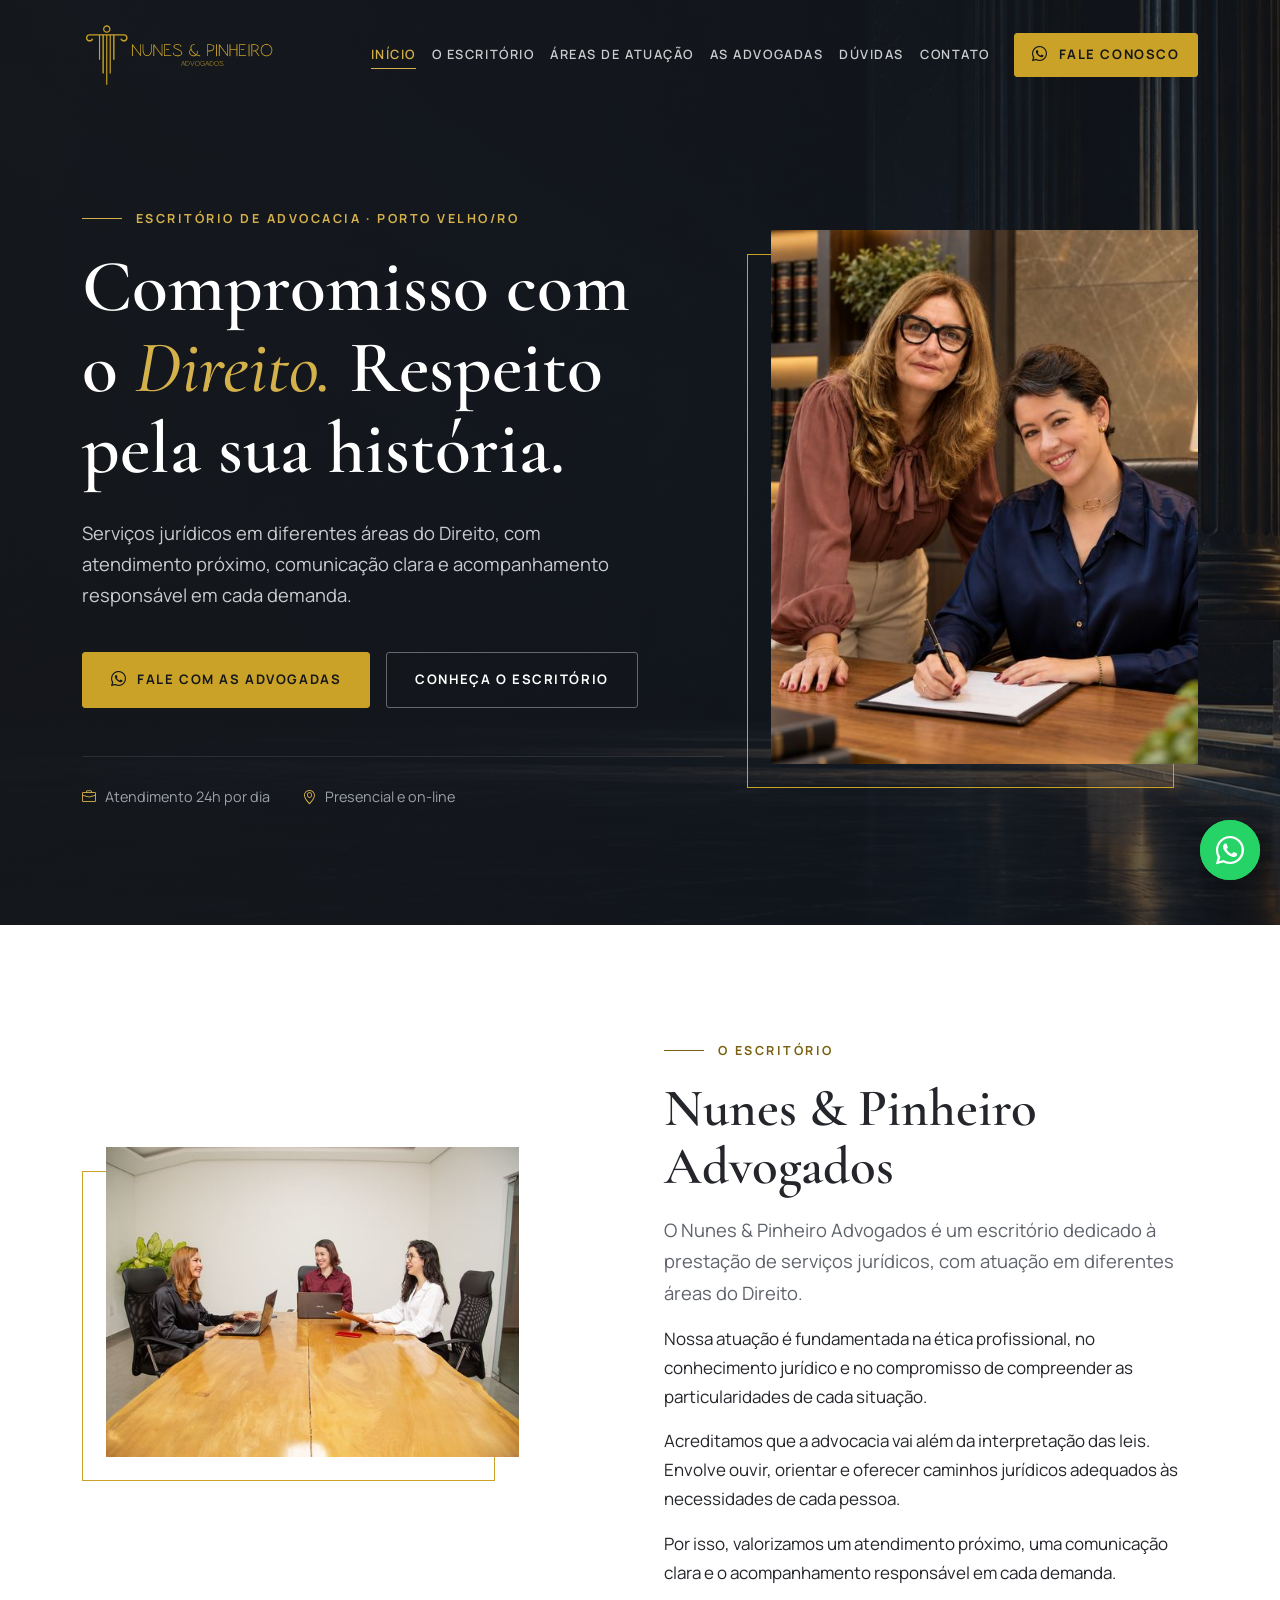
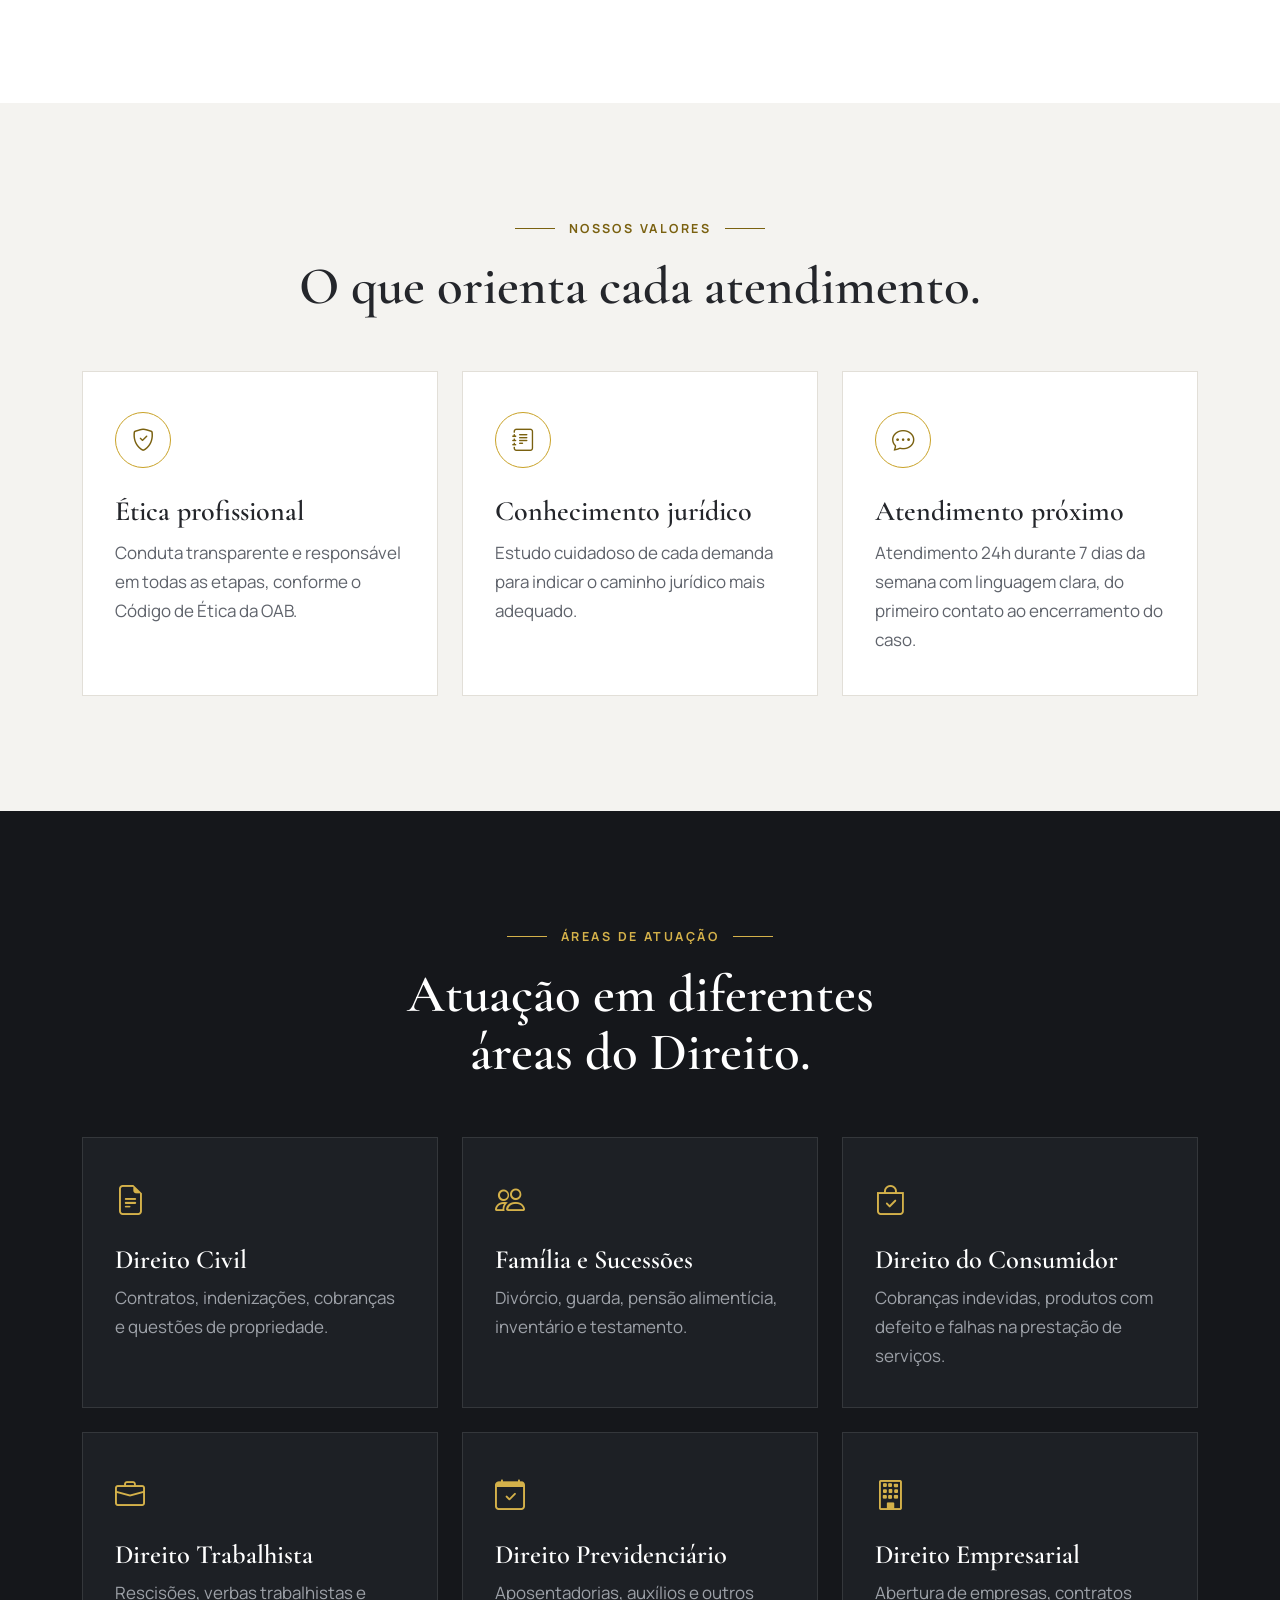
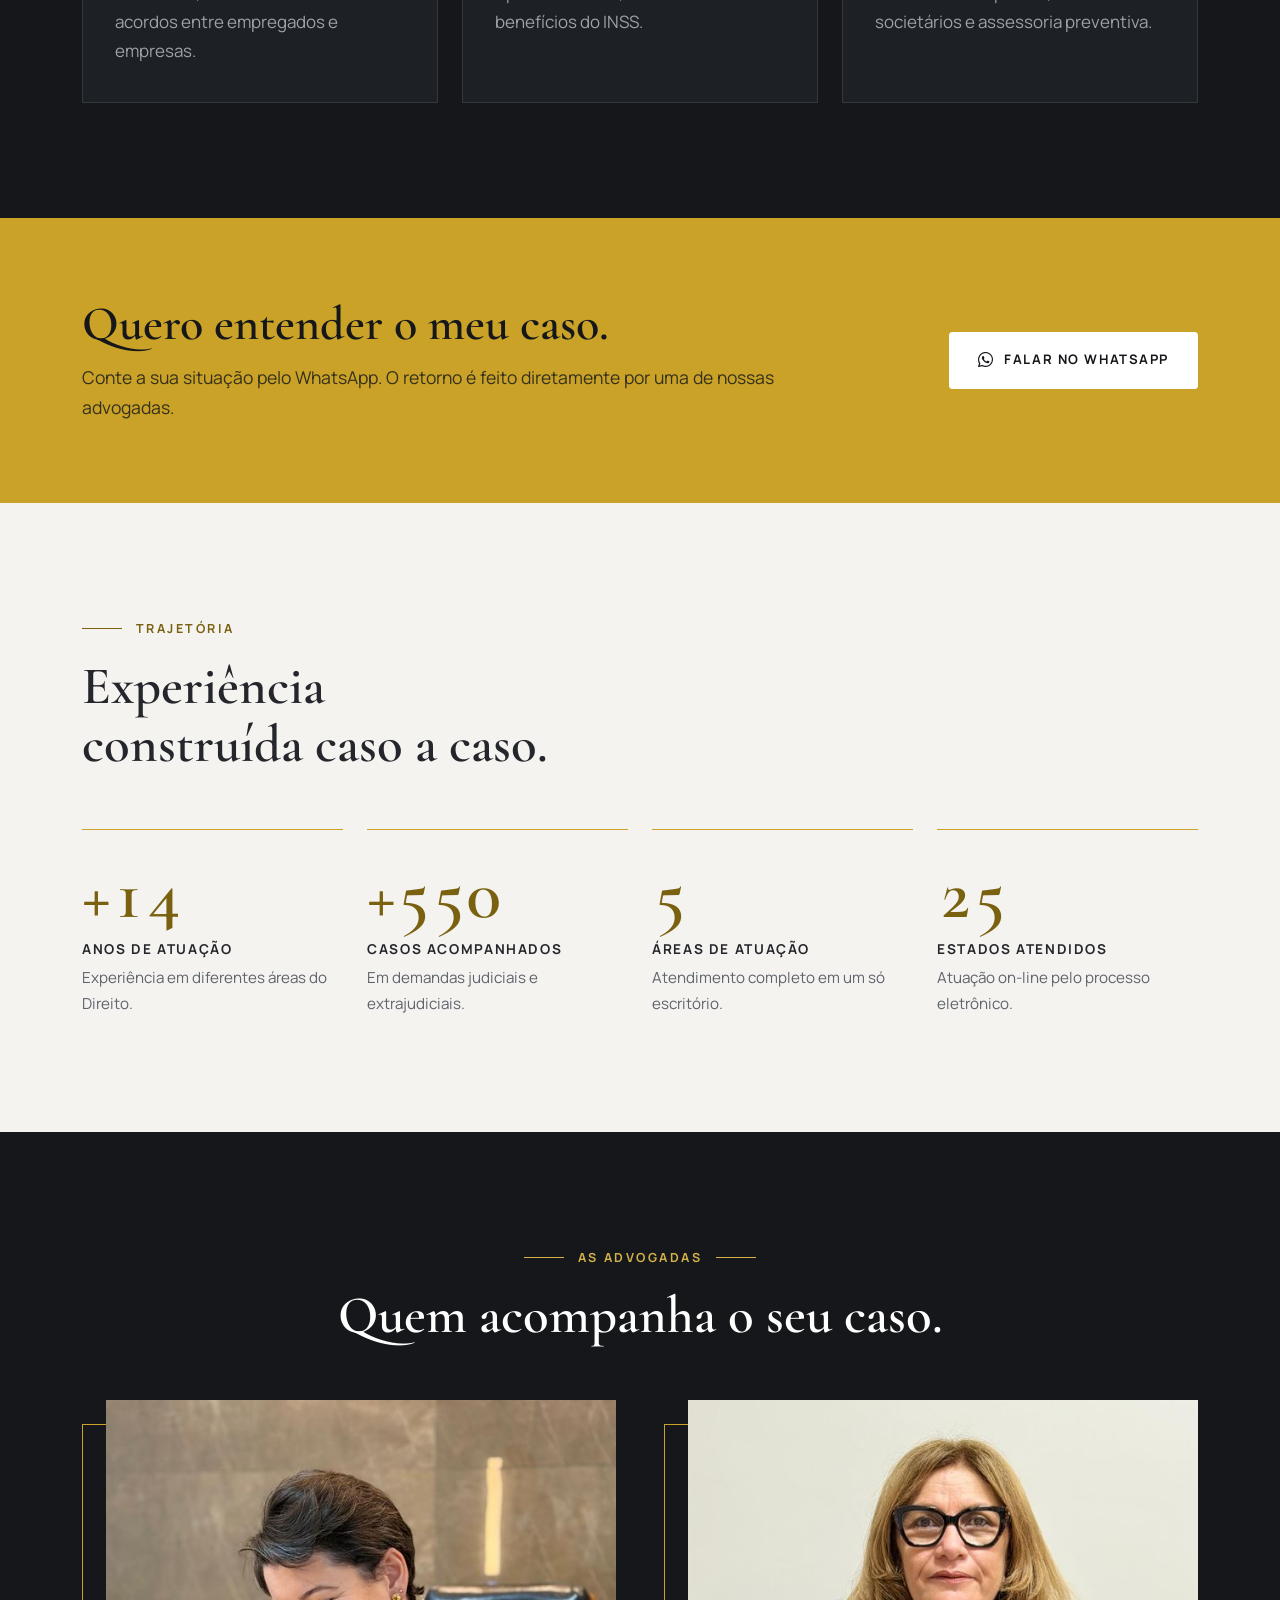
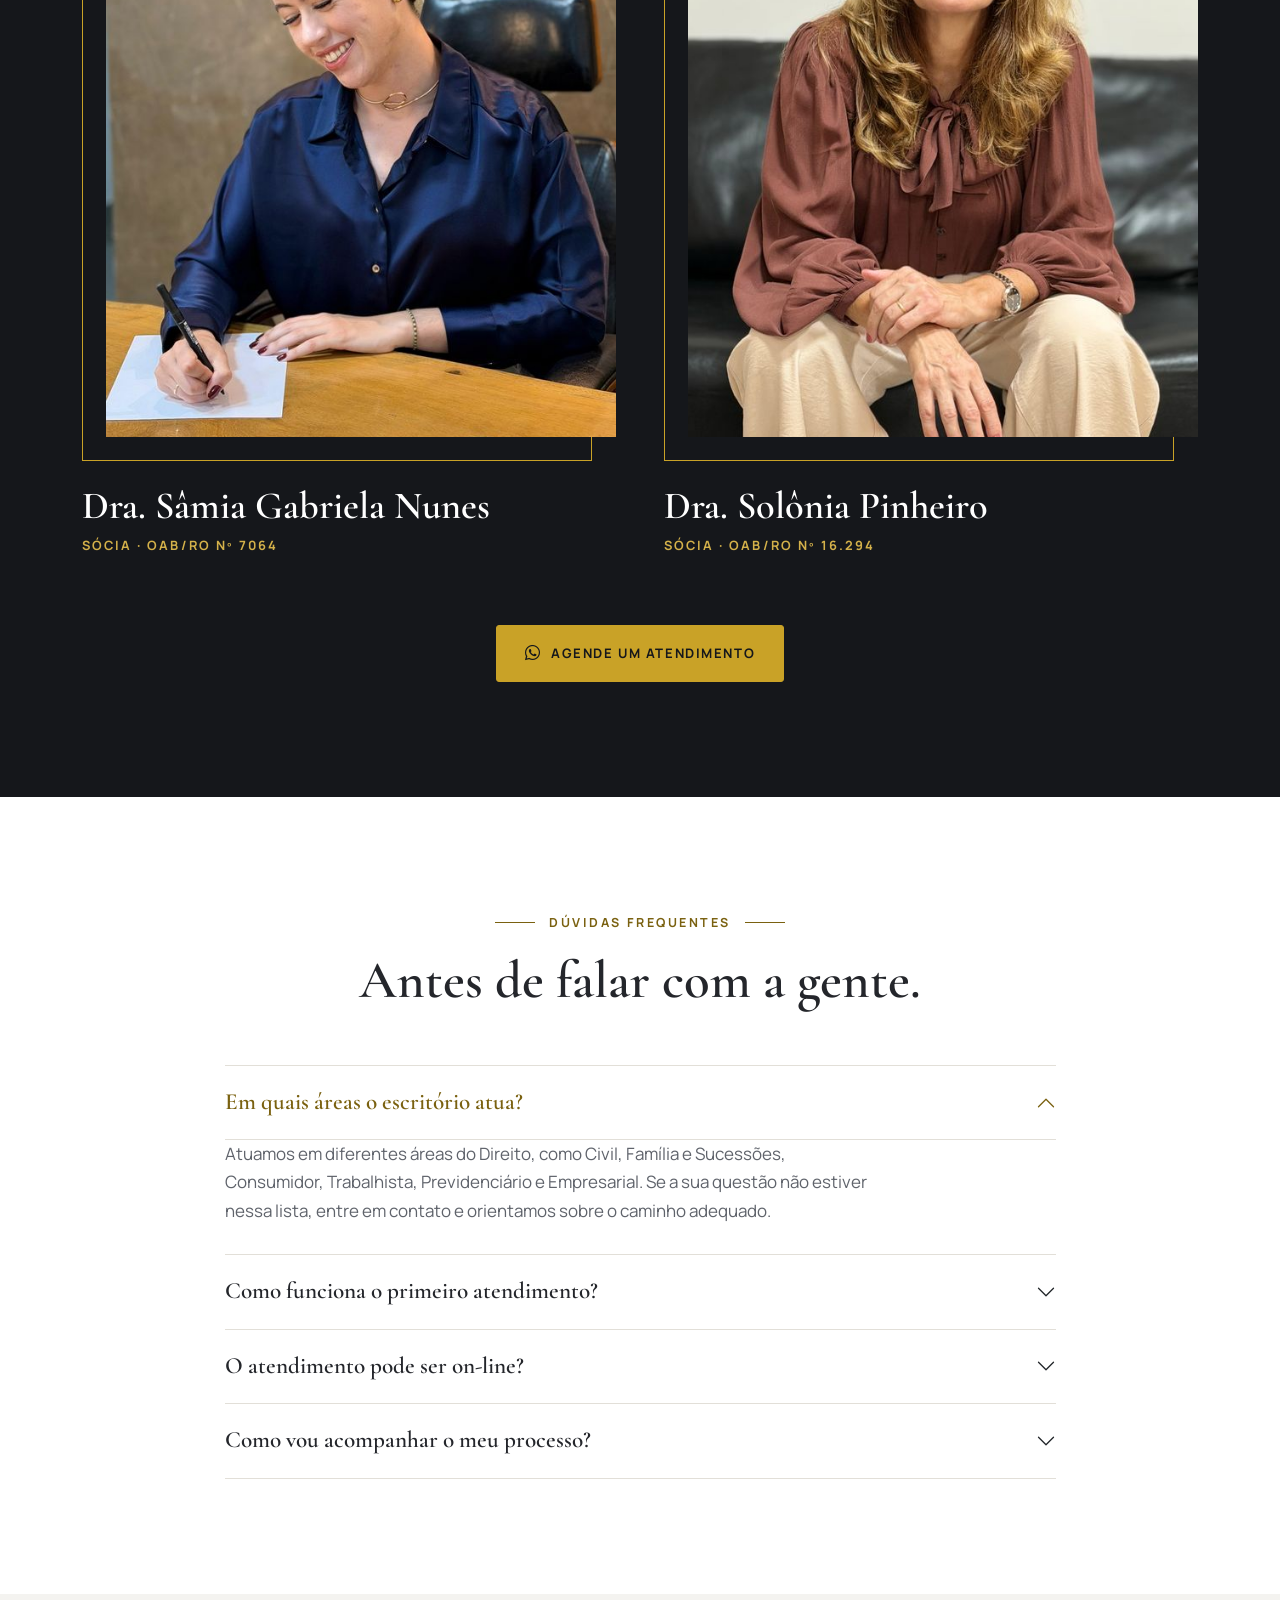
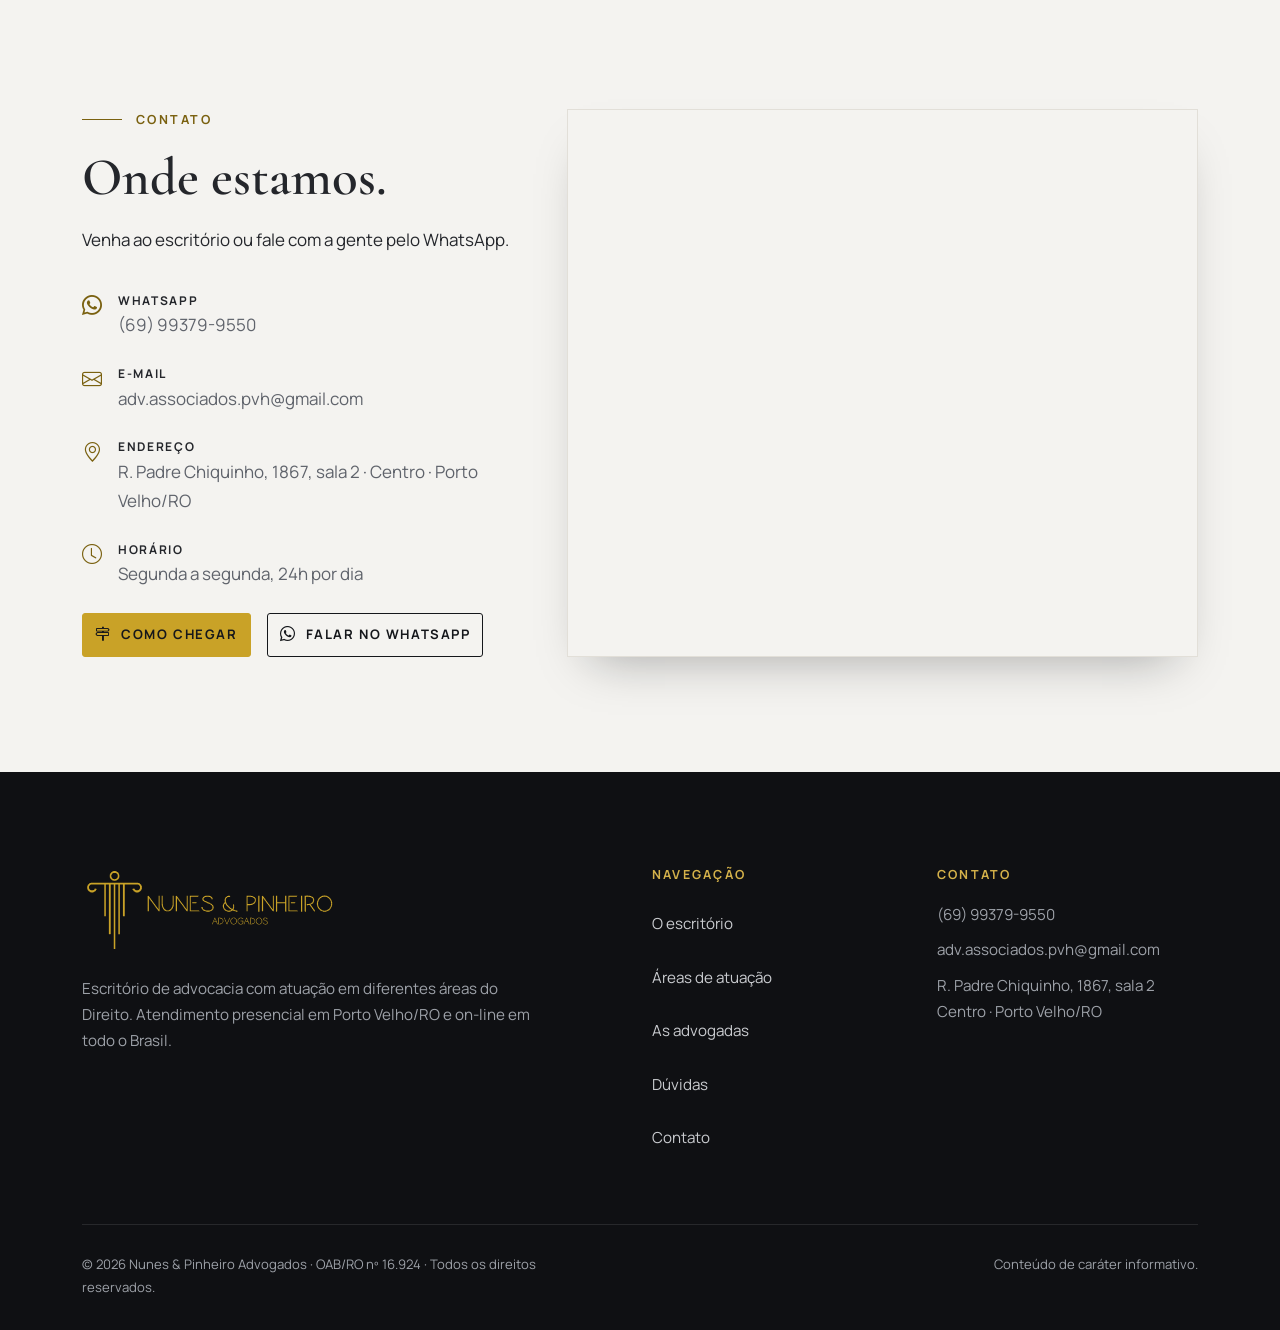
<file: index.html>
<!DOCTYPE html>
<!--
  ==================================================================
  SITE DO ESCRITÓRIO NUNES & PINHEIRO ADVOGADOS — index.html
  ==================================================================

  O QUE É ESTE ARQUIVO?
  É o HTML: o "esqueleto" do site. Ele diz O QUE existe na página
  (títulos, textos, fotos, botões) e em que ordem.
  O visual (cores, tamanhos) fica no css/style.css.
  O comportamento (menu abrir, números contando) fica no js/script.js.

  COMO LER UMA TAG
      <p class="hero-texto">Olá</p>
       │   │                │    └── fecha a tag (com a barra /)
       │   │                └─────── conteúdo que aparece na tela
       │   └──────────────────────── atributo: informação extra
       └──────────────────────────── nome da tag (p = parágrafo)

  O atributo class="..." liga o elemento às regras do CSS e do
  Bootstrap. Um elemento pode ter várias classes separadas por
  espaço: class="btn btn-dourado btn-lg".

  ESTE TEXTO VERDE (entre <!- - e - ->) É UM COMENTÁRIO
  O navegador ignora. Serve só para quem lê o código.

  PROCURE POR [RESPONSIVO]
  Tudo o que faz o site se adaptar ao celular, tablet e computador
  está marcado com [RESPONSIVO]. Use Ctrl+F para encontrar.

  ------------------------------------------------------------------
  COLA RÁPIDA — CLASSES DO BOOTSTRAP USADAS AQUI       [RESPONSIVO]
  ------------------------------------------------------------------
  O Bootstrap divide a largura em 12 COLUNAS. Você diz quantas das
  12 cada bloco ocupa. E pode dizer um número diferente para cada
  tamanho de tela, usando um "prefixo" de tamanho:

    sem prefixo → vale para todas as telas (a partir de 0px)
    sm  → a partir de 576px  (celular grande deitado)
    md  → a partir de 768px  (tablet em pé)
    lg  → a partir de 992px  (tablet deitado / notebook)
    xl  → a partir de 1200px (computador)

  Exemplos:
    container        caixa centralizada, com margem dos lados
    row              uma "linha" que guarda colunas
    col-6            ocupa 6 de 12 (metade) em TODAS as telas
    col-md-6         ocupa toda a largura até 767px; metade a partir de 768px
    col-lg-4         ocupa toda a largura até 991px; 1/3 a partir de 992px
    col-6 col-lg-3   metade no celular; 1/4 a partir de 992px
    offset-lg-1      a partir de 992px, pula 1 coluna (espaço vazio antes)
    g-4 / gy-5       espaço entre as colunas (g = todos, gy = só vertical)
    d-flex           coloca os filhos lado a lado (flexbox)
    flex-wrap        se não couberem, os filhos quebram para a linha de baixo
    gap-3            espaço entre os filhos
    mt-4 / mb-0      margem em cima (mt) / embaixo (mb); 0 a 5
    text-lg-end      texto alinhado à direita só a partir de 992px
  ==================================================================
-->
<html lang="pt-BR">
<head>
  <!-- ==============================================================
       <head>: informações SOBRE a página. Nada daqui aparece no
       corpo do site; são instruções para o navegador.
       ============================================================== -->

  <!-- Codificação: permite acentos e ç -->
  <meta charset="UTF-8">

  <!-- [RESPONSIVO] META VIEWPORT — A LINHA MAIS IMPORTANTE PARA O CELULAR
       Sem ela, o celular finge ter uma tela de computador (~980px) e
       mostra o site inteiro encolhido, com letras minúsculas.
       width=device-width → a largura da página = a largura real da tela
       initial-scale=1      → começa sem zoom
       Repare que NÃO bloqueamos o zoom: quem enxerga pouco pode ampliar. -->
  <meta name="viewport" content="width=device-width, initial-scale=1">

  <!-- Nome que aparece na aba do navegador e no Google -->
  <title>Nunes &amp; Pinheiro Advogados</title>
  <meta name="description" content="Escritório de advocacia Full Service em Porto Velho/RO. Atendimento presencial e on-line em todo o Brasil, com atuação em diferentes áreas do Direito.">

  <!-- Cor da barra do navegador no celular (Chrome no Android) -->
  <meta name="theme-color" content="#15171b">

  <!-- Ícones do site
       favicon-32.png       → ícone pequeno da aba do navegador
       apple-touch-icon.png → ícone que aparece quando alguém salva o
                              site na tela inicial do celular -->
  <link rel="icon" href="img/favicon-32.png" type="image/png" sizes="32x32">
  <link rel="apple-touch-icon" href="img/apple-touch-icon.png">

  <!-- Fontes do Google
       Cormorant Garamond → títulos (serifada, elegante)
       Manrope            → textos (sem serifa, fácil de ler) -->
  <link rel="preconnect" href="https://fonts.googleapis.com">
  <link rel="preconnect" href="https://fonts.gstatic.com" crossorigin>
  <link href="https://fonts.googleapis.com/css2?family=Cormorant+Garamond:ital,wght@0,500;0,600;0,700;1,500;1,600&family=Manrope:wght@400;500;600;700&display=swap" rel="stylesheet">

  <!-- Bootstrap 5 (CSS), carregado da internet (CDN jsDelivr).
       "integrity" confere se o arquivo que chegou é o original. -->
  <link rel="stylesheet"
        href="https://cdn.jsdelivr.net/npm/bootstrap@5.3.3/dist/css/bootstrap.min.css"
        integrity="sha384-QWTKZyjpPEjISv5WaRU9OFeRpok6YctnYmDr5pNlyT2bRjXh0JMhjY6hW+ALEwIH"
        crossorigin="anonymous">

  <!-- Bootstrap Icons: ícones usados assim: <i class="bi bi-whatsapp"></i> -->
  <link rel="stylesheet" href="https://cdn.jsdelivr.net/npm/bootstrap-icons@1.11.3/font/bootstrap-icons.min.css">

  <!-- Nosso CSS. Vem DEPOIS do Bootstrap: quando duas regras
       disputam, vale a que vem por último. Assim conseguimos
       mudar o que for preciso no visual do Bootstrap. -->
  <link rel="stylesheet" href="css/style.css">

  <!-- Avisa ao CSS que o JavaScript está funcionando (coloca a classe
       "js" na página). Só então as animações escondem os elementos
       antes de mostrá-los. -->
  <script>document.documentElement.classList.add('js');</script>
</head>

<!-- ================================================================
     <body>: tudo o que aparece na tela.
     data-bs-spy="scroll" liga o ScrollSpy do Bootstrap: ele acende
     no menu o link da seção que está na tela no momento.
     ================================================================ -->
<body data-bs-spy="scroll" data-bs-target="#menu-principal" data-bs-root-margin="0px 0px -55%" tabindex="0">

  <!-- Acessibilidade: link escondido que aparece quando alguém navega
       pelo teclado (tecla TAB). Leva direto ao conteúdo. -->
  <a class="visually-hidden-focusable pular-conteudo" href="#conteudo">Pular para o conteúdo</a>


  <!-- ================================================================
       1. CABEÇALHO / MENU
       ----------------------------------------------------------------
       Usa o componente "Navbar" do Bootstrap.
       fixed-top → fica preso no topo enquanto a página rola.

       [RESPONSIVO] navbar-expand-lg
       Em telas a partir de 992px (lg), os links aparecem lado a lado.
       Abaixo de 992px, eles se escondem e aparece o botão ☰
       ("hambúrguer"). Ao tocar nele, o menu abre embaixo.
       Uma única classe faz essa troca toda.
       ================================================================ -->
  <header>
    <nav id="menu-principal" class="navbar navbar-expand-lg navbar-dark fixed-top cabecalho" aria-label="Menu principal">
      <div class="container">

        <!-- Logo (clicar nela volta ao topo).
             width e height são o tamanho real do arquivo; o CSS define
             o tamanho na tela. Informar os dois evita que a página
             "pule" enquanto a imagem carrega. -->
        <a class="navbar-brand" href="#inicio">
          <img src="img/logo.svg" alt="Nunes &amp; Pinheiro Advogados" class="cabecalho-logo" width="848" height="275">
        </a>

        <!-- [RESPONSIVO] Botão ☰. Só aparece abaixo de 992px.
             data-bs-toggle="collapse" + data-bs-target="#menu-links":
             ao clicar, o Bootstrap abre/fecha o elemento com id="menu-links".
             aria-label: o que um leitor de tela fala para pessoas cegas. -->
        <button class="navbar-toggler" type="button"
                data-bs-toggle="collapse" data-bs-target="#menu-links"
                aria-controls="menu-links" aria-expanded="false" aria-label="Abrir menu">
          <span class="navbar-toggler-icon"></span>
        </button>

        <!-- Os links do menu. href="#escritorio" leva até o elemento
             que tem id="escritorio" na página.
             ms-auto → empurra o menu para a direita.
             align-items-lg-center → alinha pelo meio a partir de 992px. -->
        <div class="collapse navbar-collapse" id="menu-links">
          <ul class="navbar-nav ms-auto align-items-lg-center">
            <li class="nav-item"><a class="nav-link" href="#inicio">Início</a></li>
            <li class="nav-item"><a class="nav-link" href="#escritorio">O escritório</a></li>
            <li class="nav-item"><a class="nav-link" href="#areas">Áreas de atuação</a></li>
            <li class="nav-item"><a class="nav-link" href="#advogadas">As advogadas</a></li>
            <li class="nav-item"><a class="nav-link" href="#duvidas">Dúvidas</a></li>
            <li class="nav-item"><a class="nav-link" href="#contato">Contato</a></li>
            <!-- [RESPONSIVO] mt-3 mt-lg-0: no celular, espaço em cima do
                 botão; a partir de 992px, sem espaço.
                 ms-lg-3: a partir de 992px, espaço à esquerda. -->
            <li class="nav-item ms-lg-3 mt-3 mt-lg-0">
              <!-- data-whatsapp: o JavaScript transforma este link num link do WhatsApp -->
              <a class="btn btn-dourado btn-sm" href="#contato" data-whatsapp>
                <i class="bi bi-whatsapp" aria-hidden="true"></i> Fale conosco
              </a>
            </li>
          </ul>
        </div>

      </div>
    </nav>
  </header>


  <!-- <main>: o conteúdo principal da página -->
  <main id="conteudo">

    <!-- ==============================================================
         2. TOPO (HERO) — a primeira coisa que o visitante vê
         --------------------------------------------------------------
         A imagem de fundo está no CSS (seção 5.2), não aqui.
         ============================================================== -->
    <section id="inicio" class="hero">
      <div class="container">

        <!-- [RESPONSIVO] GRID: row + col
             gy-5 → espaço vertical entre as colunas quando elas
             ficam uma embaixo da outra (no celular). -->
        <div class="row align-items-center gy-5">

          <!-- [RESPONSIVO] col-lg-7
               Celular e tablet: ocupa a largura toda (12 de 12).
               A partir de 992px: ocupa 7 de 12 colunas (lado esquerdo). -->
          <div class="col-lg-7">
            <p class="sobretitulo entrada">Escritório de Advocacia · Porto Velho/RO</p>

            <!-- h1: o título mais importante da página (só existe um).
                 <em> = ênfase; o CSS deixa em itálico dourado. -->
            <h1 class="hero-titulo entrada">
              Compromisso com o <em>Direito.</em> Respeito pela sua história.
            </h1>

            <p class="hero-texto entrada">
              Serviços jurídicos em diferentes áreas do Direito, com atendimento próximo,
              comunicação clara e acompanhamento responsável em cada demanda.
            </p>

            <!-- [RESPONSIVO] d-flex flex-wrap gap-3
                 Os dois botões ficam lado a lado; se não couberem,
                 o de baixo desce para a linha seguinte. -->
            <div class="d-flex flex-wrap gap-3 entrada">
              <a class="btn btn-dourado btn-lg" href="#contato" data-whatsapp>
                <i class="bi bi-whatsapp" aria-hidden="true"></i> Fale com as advogadas
              </a>
              <a class="btn btn-contorno btn-lg" href="#escritorio">Conheça o escritório</a>
            </div>

            <!-- Selos (ul = lista; li = item da lista).
                 aria-hidden="true" nos ícones: o leitor de tela pula,
                 porque são só decoração. -->
            <ul class="hero-selos entrada">
              <li><i class="bi bi-briefcase" aria-hidden="true"></i> Atendimento 24h por dia</li>
              <li><i class="bi bi-geo-alt" aria-hidden="true"></i> Presencial e on-line</li>
            </ul>
          </div>

          <!-- [RESPONSIVO] col-lg-5
               Celular e tablet: a foto aparece EMBAIXO do texto.
               A partir de 992px: fica AO LADO do texto (5 de 12 colunas). -->
          <div class="col-lg-5">
            <figure class="moldura entrada">
              <!-- [RESPONSIVO] IMAGEM RESPONSIVA (srcset + sizes)
                   Existem duas versões da mesma foto:
                     foto-topo-600.jpg  → 600px de largura  (65 KB)
                     foto-topo-1000.jpg → 1000px de largura (135 KB)
                   srcset: lista as versões e a largura de cada uma (600w = 600px).
                   sizes: diz ao navegador o tamanho que a foto terá na tela:
                     a partir de 992px → cerca de 500px
                     a partir de 576px → no máximo 416px
                     abaixo disso      → a largura da tela (100vw)
                   Com isso o NAVEGADOR escolhe sozinho a versão certa,
                   considerando também a nitidez da tela do aparelho.
                   src: versão usada por navegadores antigos. -->
              <img src="img/foto-topo-1000.jpg"
                   srcset="img/foto-topo-600.jpg 600w, img/foto-topo-1000.jpg 1000w"
                   sizes="(min-width: 992px) 500px, (min-width: 576px) 416px, 100vw"
                   alt="As advogadas do escritório Nunes &amp; Pinheiro"
                   width="1000" height="1096">
            </figure>
          </div>

        </div>
      </div>
    </section>


    <!-- ==============================================================
         3. O ESCRITÓRIO — foto + texto institucional
         ============================================================== -->
    <section id="escritorio" class="secao">
      <div class="container">

        <!-- gx-lg-5: a partir de 992px, mais espaço entre a foto e o texto -->
        <div class="row align-items-center gy-5 gx-lg-5">

          <!-- [RESPONSIVO] Foto: largura toda no celular; 5 de 12 no computador -->
          <div class="col-lg-5">
            <!-- moldura--paisagem: esta foto é deitada, então a caixa
                 dela tem formato paisagem (ver CSS, seção 4.3).
                 loading="lazy": a foto só é baixada quando a pessoa
                 rola até perto dela. Economiza internet no celular. -->
            <figure class="moldura moldura--paisagem revelar">
              <img src="img/foto-escritorio-1200.jpg"
                   srcset="img/foto-escritorio-600.jpg 600w, img/foto-escritorio-1200.jpg 1200w"
                   sizes="(min-width: 992px) 500px, (min-width: 576px) 416px, 100vw"
                   alt="As advogadas em atendimento no escritório"
                   width="1200" height="800" loading="lazy">
            </figure>
          </div>

          <!-- [RESPONSIVO] col-lg-6 offset-lg-1
               A partir de 992px: ocupa 6 colunas e pula 1 antes
               (5 + 1 + 6 = 12). No celular: largura toda, embaixo da foto. -->
          <div class="col-lg-6 offset-lg-1">
            <div class="revelar">
              <p class="sobretitulo">O escritório</p>
              <h2 class="titulo-grande">Nunes &amp; Pinheiro Advogados</h2>

              <p class="texto-destaque">
                O Nunes &amp; Pinheiro Advogados é um escritório dedicado à prestação de serviços
                jurídicos, com atuação em diferentes áreas do Direito.
              </p>
              <p>
                Nossa atuação é fundamentada na ética profissional, no conhecimento jurídico e no
                compromisso de compreender as particularidades de cada situação.
              </p>
              <p>
                Acreditamos que a advocacia vai além da interpretação das leis. Envolve ouvir,
                orientar e oferecer caminhos jurídicos adequados às necessidades de cada pessoa.
              </p>
              <p class="mb-0">
                Por isso, valorizamos um atendimento próximo, uma comunicação clara e o
                acompanhamento responsável em cada demanda.
              </p>
            </div>
          </div>

        </div>
      </div>
    </section>


    <!-- ==============================================================
         4. NOSSOS VALORES — 3 cartões
         ============================================================== -->
    <section id="valores" class="secao secao--clara">
      <div class="container">

        <!-- Título padrão das seções (estilo no CSS, seção 4.1) -->
        <div class="titulo-secao titulo-secao--centro revelar">
          <p class="sobretitulo">Nossos valores</p>
          <h2>O que orienta cada atendimento.</h2>
        </div>

        <!-- [RESPONSIVO] col-md-4
             Celular: os 3 cartões ficam um embaixo do outro.
             A partir de 768px: 3 lado a lado (4 + 4 + 4 = 12).
             g-4: espaço entre os cartões. -->
        <div class="row g-4">
          <div class="col-md-4">
            <!-- <article>: um bloco de conteúdo que faz sentido sozinho -->
            <article class="cartao-pilar revelar">
              <span class="icone-circulo"><i class="bi bi-shield-check" aria-hidden="true"></i></span>
              <h3>Ética profissional</h3>
              <p>Conduta transparente e responsável em todas as etapas, conforme o Código de Ética da OAB.</p>
            </article>
          </div>
          <div class="col-md-4">
            <article class="cartao-pilar revelar">
              <span class="icone-circulo"><i class="bi bi-journal-text" aria-hidden="true"></i></span>
              <h3>Conhecimento jurídico</h3>
              <p>Estudo cuidadoso de cada demanda para indicar o caminho jurídico mais adequado.</p>
            </article>
          </div>
          <div class="col-md-4">
            <article class="cartao-pilar revelar">
              <span class="icone-circulo"><i class="bi bi-chat-dots" aria-hidden="true"></i></span>
              <h3>Atendimento próximo</h3>
              <p>Atendimento 24h durante 7 dias da semana com linguagem clara, do primeiro contato ao encerramento do caso.</p>
            </article>
          </div>
        </div>

      </div>
    </section>


    <!-- ==============================================================
         5. ÁREAS DE ATUAÇÃO — 6 cartões
         --------------------------------------------------------------
         [RESPONSIVO] col-md-6 col-lg-4
         Celular (até 767px):    1 cartão por linha  → 6 linhas
         Tablet (768 a 991px):   2 por linha (6 + 6) → 3 linhas
         Computador (992px+):    3 por linha (4+4+4) → 2 linhas
         É o melhor exemplo de grid responsivo do site.
         ============================================================== -->
    <section id="areas" class="secao secao--escura">
      <div class="container">

        <div class="titulo-secao titulo-secao--centro revelar">
          <p class="sobretitulo">Áreas de atuação</p>
          <h2>Atuação em diferentes áreas do Direito.</h2>
        </div>

        <div class="row g-4">
          <div class="col-md-6 col-lg-4">
            <article class="cartao-area revelar">
              <i class="bi bi-file-earmark-text" aria-hidden="true"></i>
              <h3>Direito Civil</h3>
              <p>Contratos, indenizações, cobranças e questões de propriedade.</p>
            </article>
          </div>
          <div class="col-md-6 col-lg-4">
            <article class="cartao-area revelar">
              <i class="bi bi-people" aria-hidden="true"></i>
              <h3>Família e Sucessões</h3>
              <p>Divórcio, guarda, pensão alimentícia, inventário e testamento.</p>
            </article>
          </div>
          <div class="col-md-6 col-lg-4">
            <article class="cartao-area revelar">
              <i class="bi bi-bag-check" aria-hidden="true"></i>
              <h3>Direito do Consumidor</h3>
              <p>Cobranças indevidas, produtos com defeito e falhas na prestação de serviços.</p>
            </article>
          </div>
          <div class="col-md-6 col-lg-4">
            <article class="cartao-area revelar">
              <i class="bi bi-briefcase" aria-hidden="true"></i>
              <h3>Direito Trabalhista</h3>
              <p>Rescisões, verbas trabalhistas e acordos entre empregados e empresas.</p>
            </article>
          </div>
          <div class="col-md-6 col-lg-4">
            <article class="cartao-area revelar">
              <i class="bi bi-calendar-check" aria-hidden="true"></i>
              <h3>Direito Previdenciário</h3>
              <p>Aposentadorias, auxílios e outros benefícios do INSS.</p>
            </article>
          </div>
          <div class="col-md-6 col-lg-4">
            <article class="cartao-area revelar">
              <i class="bi bi-building" aria-hidden="true"></i>
              <h3>Direito Empresarial</h3>
              <p>Abertura de empresas, contratos societários e assessoria preventiva.</p>
            </article>
          </div>
        </div>

      </div>
    </section>


    <!-- ==============================================================
         6. FAIXA DOURADA — chamada para o WhatsApp
         --------------------------------------------------------------
         [RESPONSIVO] col-lg-8 + col-lg-4 text-lg-end
         Celular: texto em cima, botão embaixo, tudo à esquerda.
         A partir de 992px: texto à esquerda (8 colunas) e botão
         à direita (4 colunas, alinhado no fim com text-lg-end).
         ============================================================== -->
    <section class="chamada">
      <div class="container">
        <div class="row align-items-center gy-4">
          <div class="col-lg-8 revelar">
            <h2>Quero entender o meu caso.</h2>
            <p class="mb-0">Conte a sua situação pelo WhatsApp. O retorno é feito diretamente por uma de nossas advogadas.</p>
          </div>
          <div class="col-lg-4 text-lg-end revelar">
            <!-- data-whatsapp="texto" → este botão manda uma mensagem própria -->
            <a class="btn btn-claro btn-lg" href="#contato"
               data-whatsapp="Olá! Gostaria de explicar a minha situação e entender quais são as opções.">
              <i class="bi bi-whatsapp" aria-hidden="true"></i> Falar no WhatsApp
            </a>
          </div>
        </div>
      </div>
    </section>


    <!-- ==============================================================
         7. NÚMEROS — com contagem animada
         --------------------------------------------------------------
         data-contador="600" → o JavaScript conta de 0 até 600.
         ATENÇÃO: ao trocar um número, mude o data-contador E o
         número escrito dentro do <span>.

         [RESPONSIVO] col-6 col-lg-3
         Celular e tablet: 2 números por linha (6 + 6) → 2 linhas.
         A partir de 992px: 4 lado a lado (3+3+3+3) → 1 linha.
         ============================================================== -->
    <section class="secao secao--clara">
      <div class="container">

        <div class="titulo-secao revelar">
          <p class="sobretitulo">Trajetória</p>
          <h2>Experiência construída caso a caso.</h2>
        </div>

        <div class="row g-4 numeros">
          <div class="col-6 col-lg-3">
            <div class="numero-item revelar">
              <p class="numero">+<span data-contador="15">15</span></p>
              <h3>anos de atuação</h3>
              <p>Experiência em diferentes áreas do Direito.</p>
            </div>
          </div>
          <div class="col-6 col-lg-3">
            <div class="numero-item revelar">
              <p class="numero">+<span data-contador="600">600</span></p>
              <h3>casos acompanhados</h3>
              <p>Em demandas judiciais e extrajudiciais.</p>
            </div>
          </div>
          <div class="col-6 col-lg-3">
            <div class="numero-item revelar">
              <p class="numero"><span data-contador="6">6</span></p>
              <h3>áreas de atuação</h3>
              <p>Atendimento completo em um só escritório.</p>
            </div>
          </div>
          <div class="col-6 col-lg-3">
            <div class="numero-item revelar">
              <p class="numero"><span data-contador="27">27</span></p>
              <h3>estados atendidos</h3>
              <p>Atuação on-line pelo processo eletrônico.</p>
            </div>
          </div>
        </div>

      </div>
    </section>


    <!-- ==============================================================
         8. AS ADVOGADAS — dois perfis
         --------------------------------------------------------------
         [RESPONSIVO] col-md-6
         Celular: um perfil embaixo do outro.
         A partir de 768px: os dois lado a lado (6 + 6).
         ============================================================== -->
    <section id="advogadas" class="secao secao--escura">
      <div class="container">

        <div class="titulo-secao titulo-secao--centro revelar">
          <p class="sobretitulo">As advogadas</p>
          <h2>Quem acompanha o seu caso.</h2>
        </div>

        <div class="row gy-5 gx-lg-5">

          <!-- Perfil 1 -->
          <div class="col-md-6">
            <article class="perfil revelar">
              <figure class="moldura">
                <!-- [RESPONSIVO] Imagem responsiva: versões de 600px e 1200px.
                     A partir de 992px a foto ocupa cerca de 600px na tela. -->
                <img src="img/advogada-nunes-1200.jpg"
                     srcset="img/advogada-nunes-600.jpg 600w, img/advogada-nunes-1200.jpg 1200w"
                     sizes="(min-width: 992px) 600px, (min-width: 576px) 416px, 100vw"
                     alt="Retrato da Dra. Sâmia Gabriela Nunes"
                     width="1200" height="2133" loading="lazy">
              </figure>
              <h3 class="perfil-nome">Dra. Sâmia Gabriela Nunes</h3>
              <p class="registro-oab">Sócia · OAB/RO nº 7064</p>
            </article>
          </div>

          <!-- Perfil 2 -->
          <div class="col-md-6">
            <article class="perfil revelar">
              <figure class="moldura">
                <img src="img/advogada-pinheiro-1200.jpg"
                     srcset="img/advogada-pinheiro-600.jpg 600w, img/advogada-pinheiro-1200.jpg 1200w"
                     sizes="(min-width: 992px) 600px, (min-width: 576px) 416px, 100vw"
                     alt="Retrato da Dra. Solônia Pinheiro"
                     width="1200" height="1600" loading="lazy">
              </figure>
              <h3 class="perfil-nome">Dra. Solônia Pinheiro</h3>
              <p class="registro-oab">Sócia · OAB/RO nº 16.294</p>
            </article>
          </div>

        </div>

        <!-- text-center: centraliza o botão; mt-5: espaço grande em cima -->
        <div class="text-center mt-5 revelar">
          <a class="btn btn-dourado btn-lg" href="#contato" data-whatsapp>
            <i class="bi bi-whatsapp" aria-hidden="true"></i> Agende um atendimento
          </a>
        </div>

      </div>
    </section>


    <!-- ==============================================================
         9. DÚVIDAS FREQUENTES — componente "Accordion" do Bootstrap
         --------------------------------------------------------------
         Cada pergunta abre e fecha ao ser tocada.
         data-bs-target="#duvida-2" → qual resposta abrir.
         data-bs-parent → quando uma abre, as outras fecham.
         O acordeão é ótimo no celular: o texto fica guardado e a
         página não fica comprida demais.

         [RESPONSIVO] col-lg-9 + justify-content-center
         A partir de 992px, as perguntas ocupam 9 de 12 colunas,
         centralizadas, para as linhas não ficarem compridas demais.
         ============================================================== -->
    <section id="duvidas" class="secao">
      <div class="container">
        <div class="row justify-content-center">
          <div class="col-lg-9">

            <div class="titulo-secao titulo-secao--centro revelar">
              <p class="sobretitulo">Dúvidas frequentes</p>
              <h2>Antes de falar com a gente.</h2>
            </div>

            <div class="accordion acordeao revelar" id="lista-duvidas">

              <!-- Pergunta 1 (começa aberta: classe "show") -->
              <div class="accordion-item">
                <h3 class="accordion-header">
                  <button class="accordion-button" type="button" data-bs-toggle="collapse"
                          data-bs-target="#duvida-1" aria-expanded="true" aria-controls="duvida-1">
                    Em quais áreas o escritório atua?
                  </button>
                </h3>
                <div id="duvida-1" class="accordion-collapse collapse show" data-bs-parent="#lista-duvidas">
                  <div class="accordion-body">
                    Atuamos em diferentes áreas do Direito, como Civil, Família e Sucessões, Consumidor,
                    Trabalhista, Previdenciário e Empresarial. Se a sua questão não estiver nessa lista,
                    entre em contato e orientamos sobre o caminho adequado.
                  </div>
                </div>
              </div>

              <!-- Pergunta 2 (começa fechada: classe "collapsed" no botão) -->
              <div class="accordion-item">
                <h3 class="accordion-header">
                  <button class="accordion-button collapsed" type="button" data-bs-toggle="collapse"
                          data-bs-target="#duvida-2" aria-expanded="false" aria-controls="duvida-2">
                    Como funciona o primeiro atendimento?
                  </button>
                </h3>
                <div id="duvida-2" class="accordion-collapse collapse" data-bs-parent="#lista-duvidas">
                  <div class="accordion-body">
                    Você conta a sua situação pelo WhatsApp ou pessoalmente. Analisamos o caso, explicamos
                    os caminhos possíveis e apresentamos a proposta de honorários antes de qualquer contratação.
                  </div>
                </div>
              </div>

              <!-- Pergunta 3 -->
              <div class="accordion-item">
                <h3 class="accordion-header">
                  <button class="accordion-button collapsed" type="button" data-bs-toggle="collapse"
                          data-bs-target="#duvida-3" aria-expanded="false" aria-controls="duvida-3">
                    O atendimento pode ser on-line?
                  </button>
                </h3>
                <div id="duvida-3" class="accordion-collapse collapse" data-bs-parent="#lista-duvidas">
                  <div class="accordion-body">
                    Sim. Com reuniões por videochamada e o processo eletrônico, atendemos clientes de
                    outras cidades e estados sem que precisem se deslocar até o escritório.
                  </div>
                </div>
              </div>

              <!-- Pergunta 4 -->
              <div class="accordion-item">
                <h3 class="accordion-header">
                  <button class="accordion-button collapsed" type="button" data-bs-toggle="collapse"
                          data-bs-target="#duvida-4" aria-expanded="false" aria-controls="duvida-4">
                    Como vou acompanhar o meu processo?
                  </button>
                </h3>
                <div id="duvida-4" class="accordion-collapse collapse" data-bs-parent="#lista-duvidas">
                  <div class="accordion-body">
                    Você recebe um aviso a cada movimentação, com a explicação do que ela significa e
                    de quais são os próximos passos.
                  </div>
                </div>
              </div>

            </div>
          </div>
        </div>
      </div>
    </section>


    <!-- ==============================================================
         10. CONTATO — informações + mapa
         --------------------------------------------------------------
         [RESPONSIVO] col-lg-5 + col-lg-7
         Celular e tablet: dados de contato em cima, mapa embaixo.
         A partir de 992px: dados à esquerda, mapa à direita.

         O mapa é um <iframe>: uma "janela" que mostra uma página do
         Google Maps dentro da nossa. Para mudar o local, troque o
         endereço depois de "q=" no src do iframe e depois de
         "destination=" no botão "Como chegar".
         (Nos endereços de internet, espaço vira %20 ou + e
         vírgula vira %2C.)
         ============================================================== -->
    <section id="contato" class="secao secao--clara">
      <div class="container">
        <div class="row gy-5 gx-lg-5">

          <!-- Dados de contato -->
          <div class="col-lg-5">
            <div class="revelar">
              <p class="sobretitulo">Contato</p>
              <h2 class="titulo-grande">Onde estamos.</h2>
              <p>Venha ao escritório ou fale com a gente pelo WhatsApp.</p>

              <ul class="lista-contato">
                <li>
                  <i class="bi bi-whatsapp" aria-hidden="true"></i>
                  <div><strong>WhatsApp</strong><span>(69) 99379-9550</span></div>
                </li>
                <li>
                  <i class="bi bi-envelope" aria-hidden="true"></i>
                  <div><strong>E-mail</strong><span>adv.associados.pvh@gmail.com</span></div>
                </li>
                <li>
                  <i class="bi bi-geo-alt" aria-hidden="true"></i>
                  <div><strong>Endereço</strong><span>R. Padre Chiquinho, 1867, sala 2 · Centro · Porto Velho/RO</span></div>
                </li>
                <li>
                  <i class="bi bi-clock" aria-hidden="true"></i>
                  <div><strong>Horário</strong><span>Segunda a segunda, 24h por dia</span></div>
                </li>
              </ul>

              <!-- [RESPONSIVO] d-flex flex-wrap gap-3: botões lado a lado;
                   numa tela estreita, o segundo desce para a linha de baixo.
                   target="_blank": abre em outra aba.
                   rel="noopener noreferrer": segurança ao abrir outra aba. -->
              <div class="d-flex flex-wrap gap-3 mt-4">
                <a class="btn btn-dourado" href="https://www.google.com/maps/dir/?api=1&amp;destination=Rua+Padre+Chiquinho%2C+1867%2C+Porto+Velho+-+RO"
                   target="_blank" rel="noopener noreferrer">
                  <i class="bi bi-signpost-2" aria-hidden="true"></i> Como chegar
                </a>
                <a class="btn btn-contorno-escuro" href="#contato" data-whatsapp>
                  <i class="bi bi-whatsapp" aria-hidden="true"></i> Falar no WhatsApp
                </a>
              </div>
            </div>
          </div>

          <!-- Mapa (o tamanho dele é definido no CSS, seção 5.10) -->
          <div class="col-lg-7">
            <div class="mapa revelar">
              <iframe src="https://maps.google.com/maps?q=Rua%20Padre%20Chiquinho%2C%201867%2C%20Porto%20Velho%20-%20RO&amp;z=16&amp;output=embed"
                      title="Mapa com a localização do escritório Nunes &amp; Pinheiro Advogados"
                      loading="lazy" referrerpolicy="no-referrer-when-downgrade" allowfullscreen></iframe>
            </div>
          </div>

        </div>
      </div>
    </section>

  </main>


  <!-- ================================================================
       11. RODAPÉ
       ----------------------------------------------------------------
       [RESPONSIVO] col-lg-5 / col-sm-6 col-lg-3
       Celular (até 575px): os 3 blocos um embaixo do outro.
       576 a 991px: logo em cima; "Navegação" e "Contato" lado a lado.
       A partir de 992px: os 3 blocos lado a lado.
       ================================================================ -->
  <footer class="rodape">
    <div class="container">
      <div class="row gy-5">

        <div class="col-lg-5">
          <img src="img/logo.svg" alt="Nunes &amp; Pinheiro Advogados" class="rodape-logo" width="848" height="275" loading="lazy">
          <p class="mt-4">Escritório de advocacia com atuação em diferentes áreas do Direito. Atendimento presencial em Porto Velho/RO e on-line em todo o Brasil.</p>
        </div>

        <div class="col-sm-6 col-lg-3 offset-lg-1">
          <h2 class="rodape-titulo">Navegação</h2>
          <ul class="rodape-links">
            <li><a href="#escritorio">O escritório</a></li>
            <li><a href="#areas">Áreas de atuação</a></li>
            <li><a href="#advogadas">As advogadas</a></li>
            <li><a href="#duvidas">Dúvidas</a></li>
            <li><a href="#contato">Contato</a></li>
          </ul>
        </div>

        <div class="col-sm-6 col-lg-3">
          <h2 class="rodape-titulo">Contato</h2>
          <ul class="rodape-links">
            <li>(69) 99379-9550</li>
            <li>adv.associados.pvh@gmail.com</li>
            <li>R. Padre Chiquinho, 1867, sala 2<br>Centro · Porto Velho/RO</li>
          </ul>
        </div>

      </div>

      <div class="rodape-base">
        <!-- O ano é preenchido automaticamente pelo JavaScript -->
        <p>© <span id="ano-atual">2026</span> Nunes &amp; Pinheiro Advogados · OAB/RO nº 16.924 · Todos os direitos reservados.</p>
        <p>Conteúdo de caráter informativo.</p>
      </div>
    </div>
  </footer>


  <!-- ================================================================
       12. BOTÃO FLUTUANTE DO WHATSAPP (canto de baixo, à direita)
       Fica fora do <main> porque não faz parte do conteúdo: ele
       "flutua" sobre a página (position: fixed no CSS).
       ================================================================ -->
  <a class="whatsapp-flutuante" href="#contato" data-whatsapp aria-label="Conversar pelo WhatsApp">
    <i class="bi bi-whatsapp" aria-hidden="true"></i>
  </a>


  <!-- ================================================================
       JAVASCRIPT
       Fica no fim do <body>: assim o navegador primeiro mostra a
       página e só depois carrega os scripts.
       1º o Bootstrap (o menu ☰, o acordeão e o ScrollSpy precisam dele)
       2º o nosso script, que usa o Bootstrap
       ================================================================ -->
  <script src="https://cdn.jsdelivr.net/npm/bootstrap@5.3.3/dist/js/bootstrap.bundle.min.js"
          integrity="sha384-YvpcrYf0tY3lHB60NNkmXc5s9fDVZLESaAA55NDzOxhy9GkcIdslK1eN7N6jIeHz"
          crossorigin="anonymous"></script>
  <script src="js/script.js"></script>
</body>
</html>
</file>
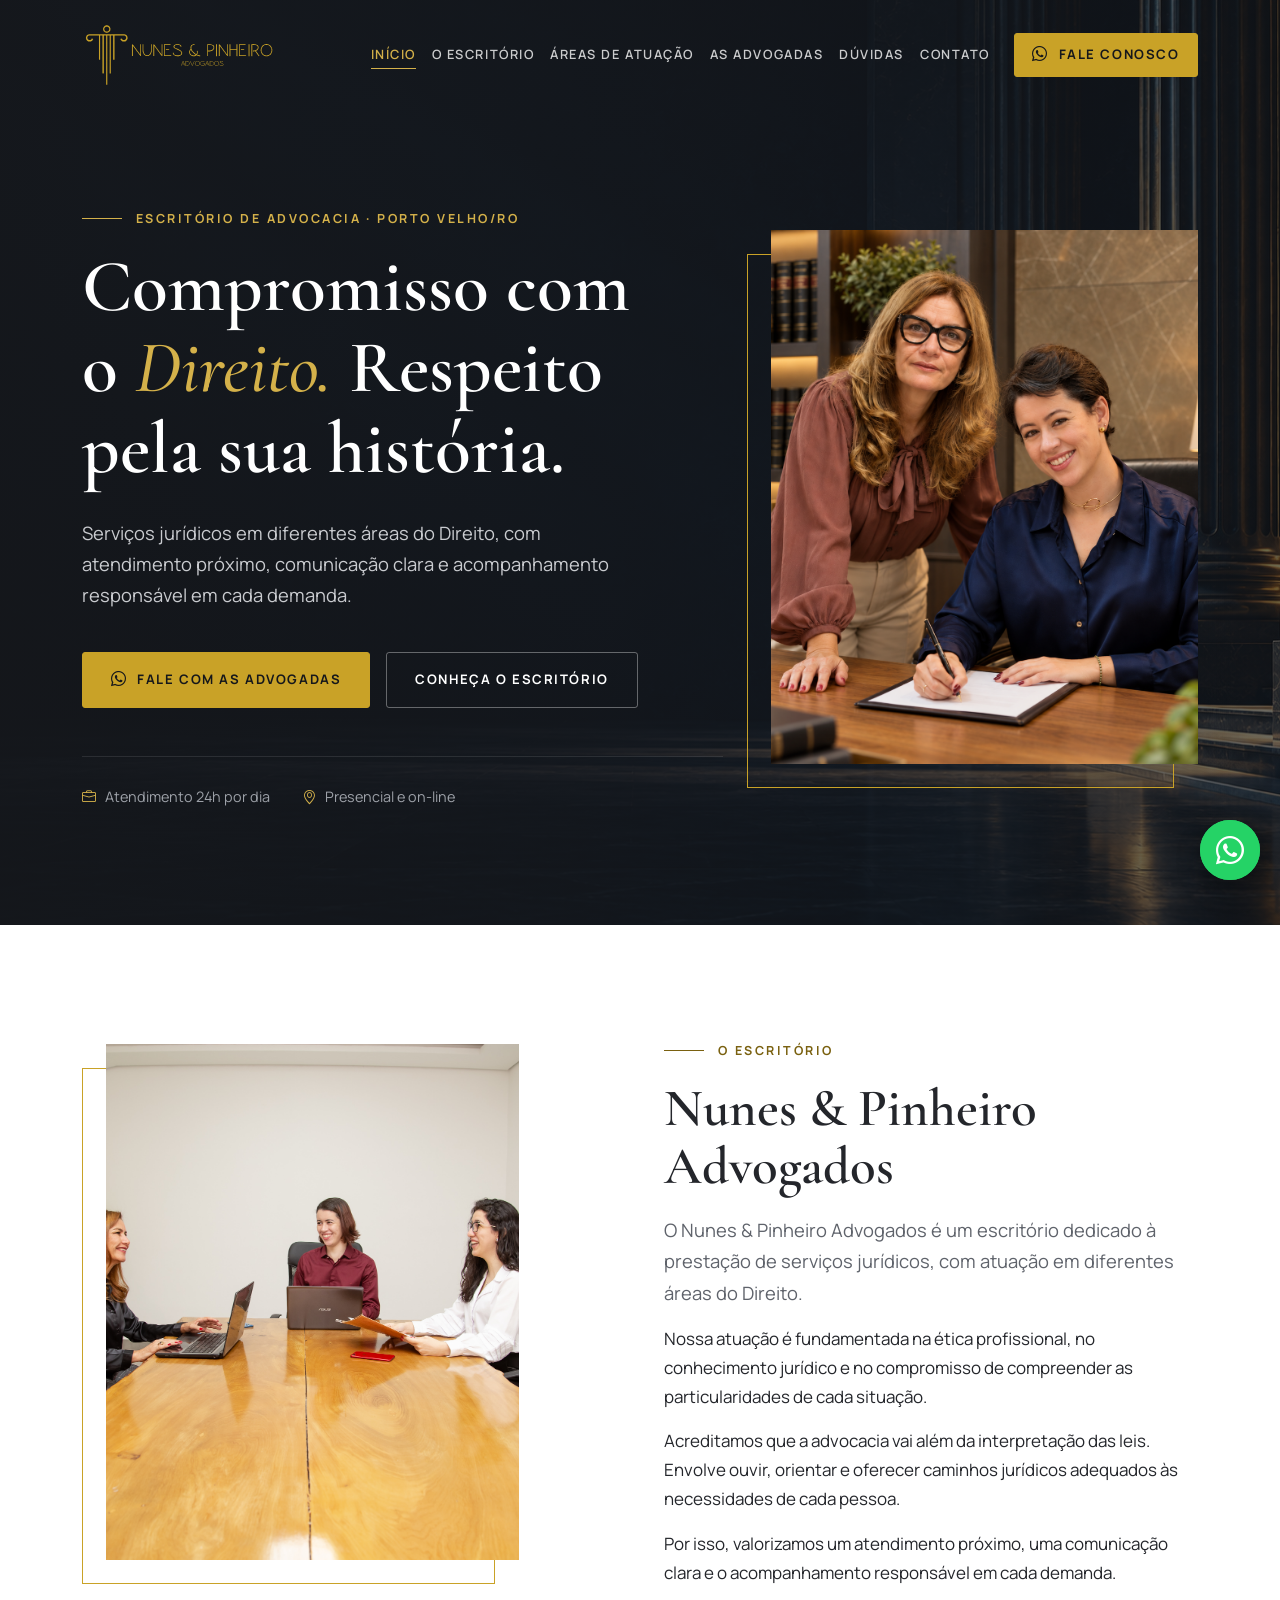
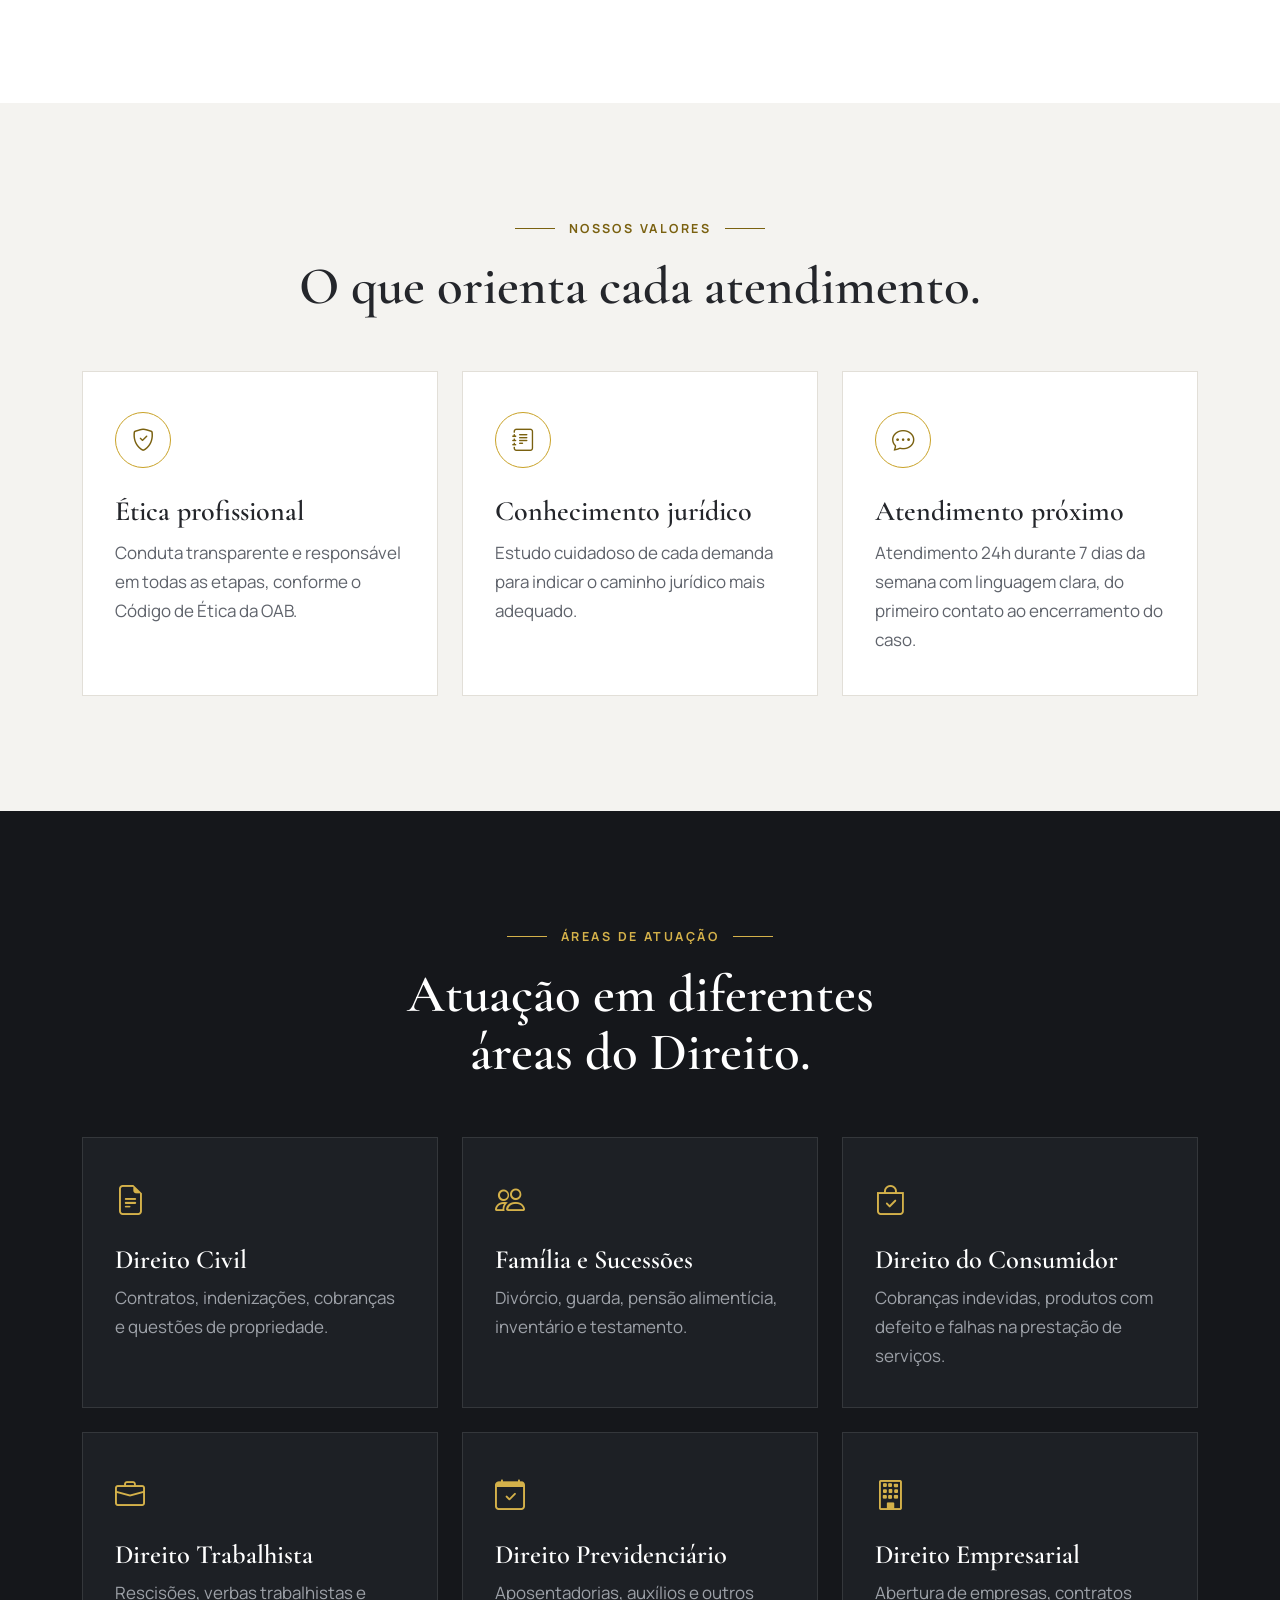
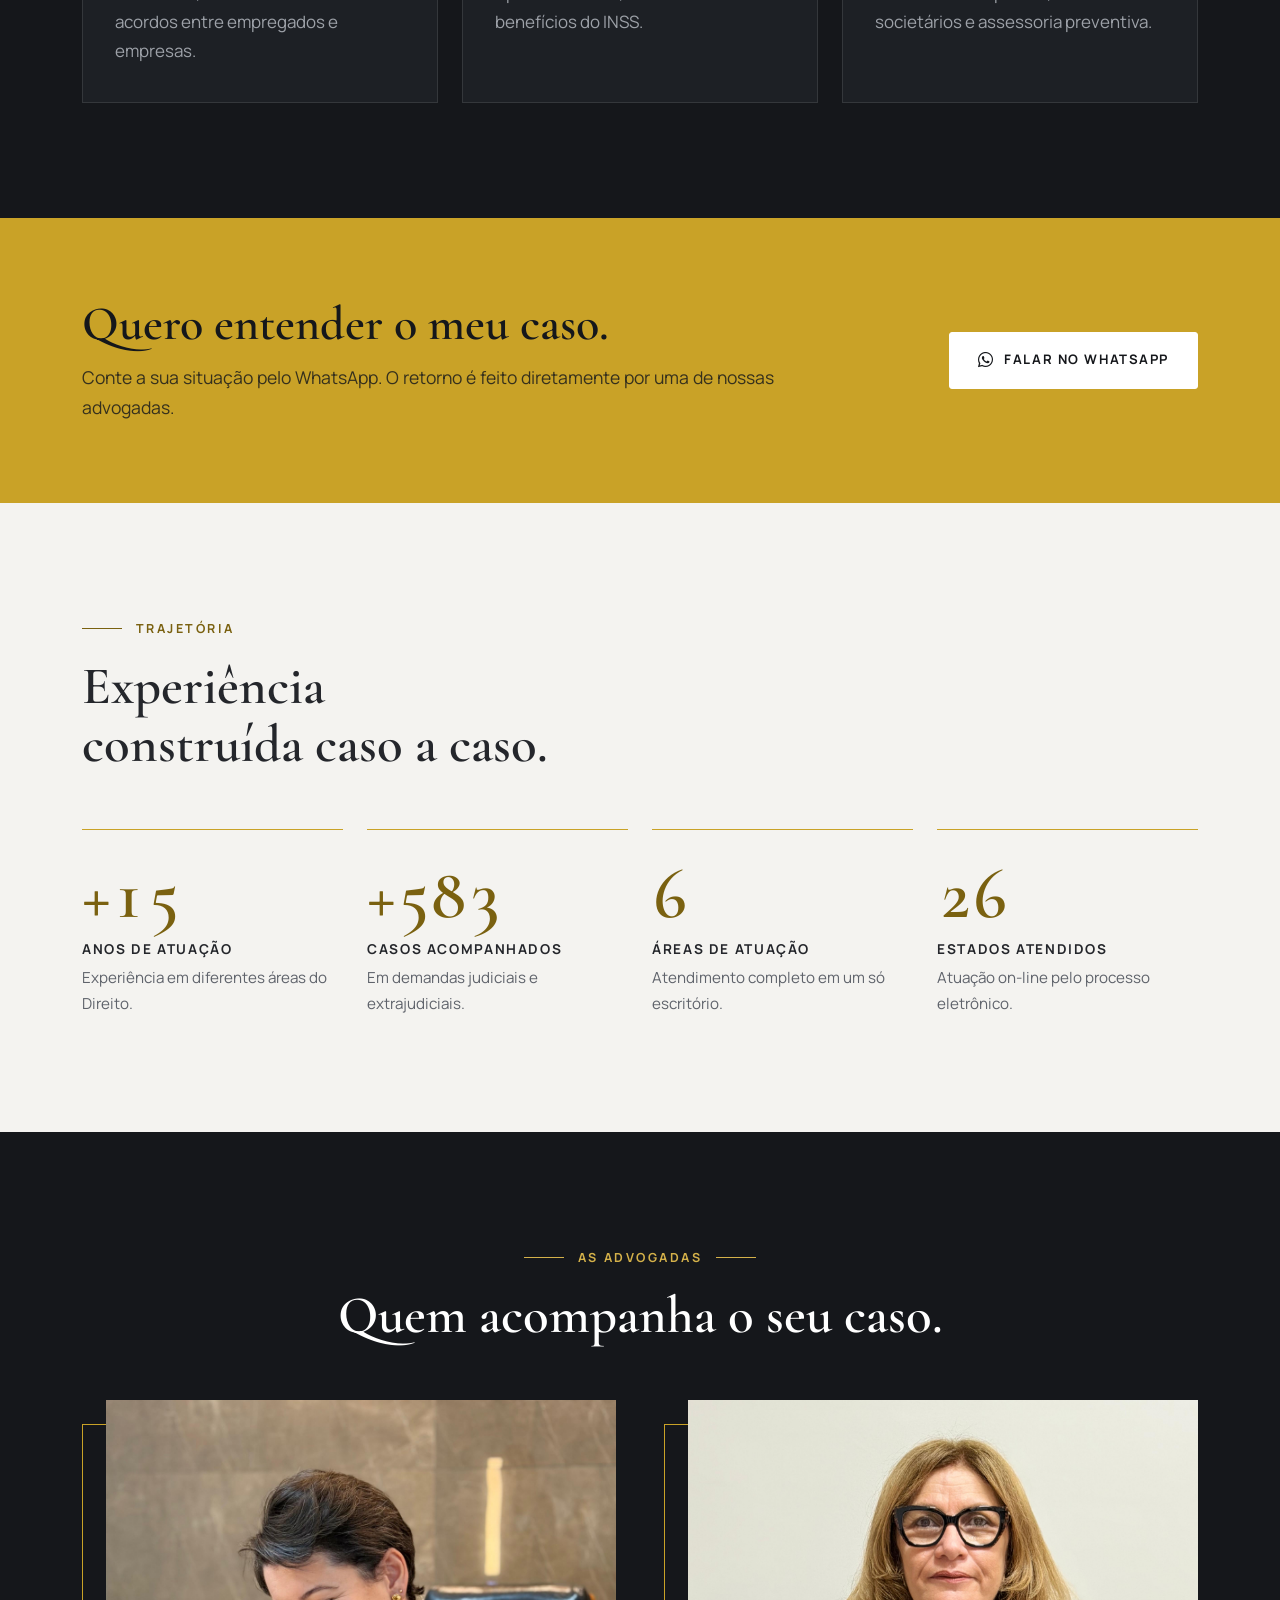
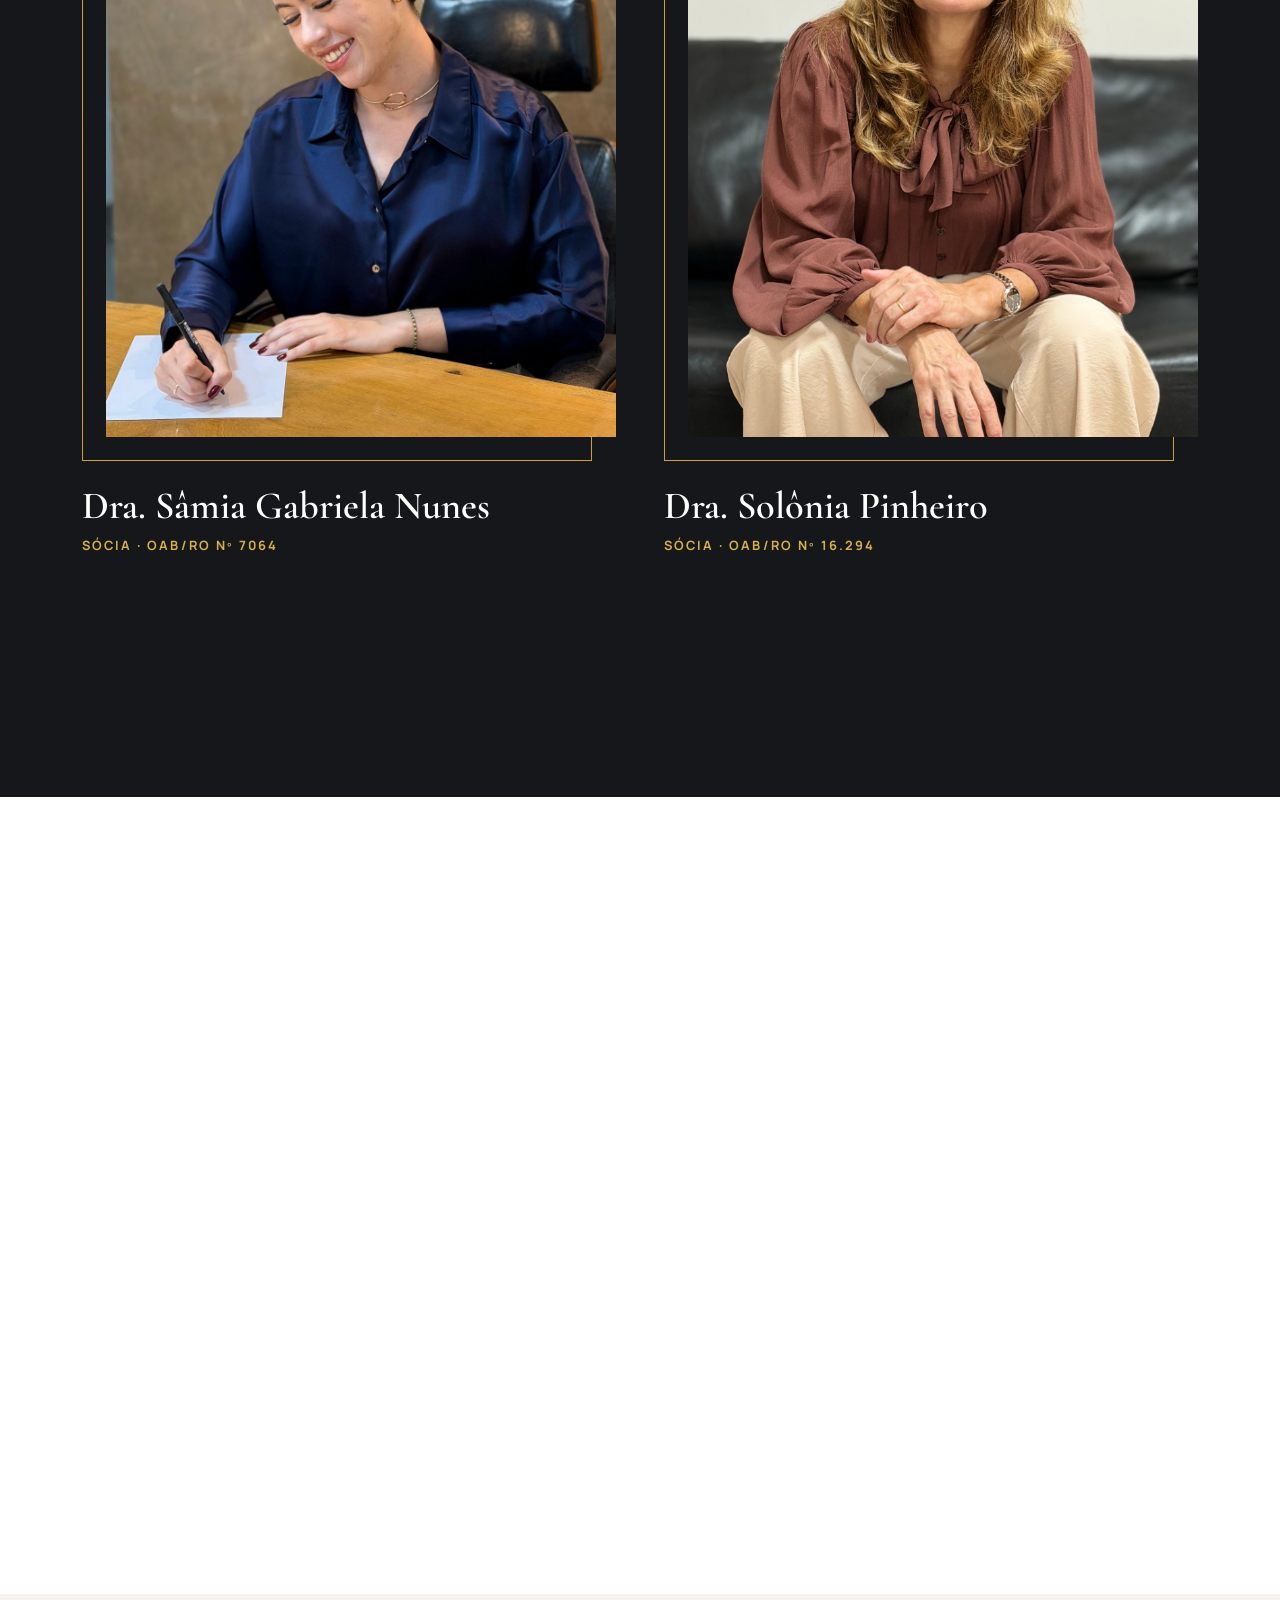
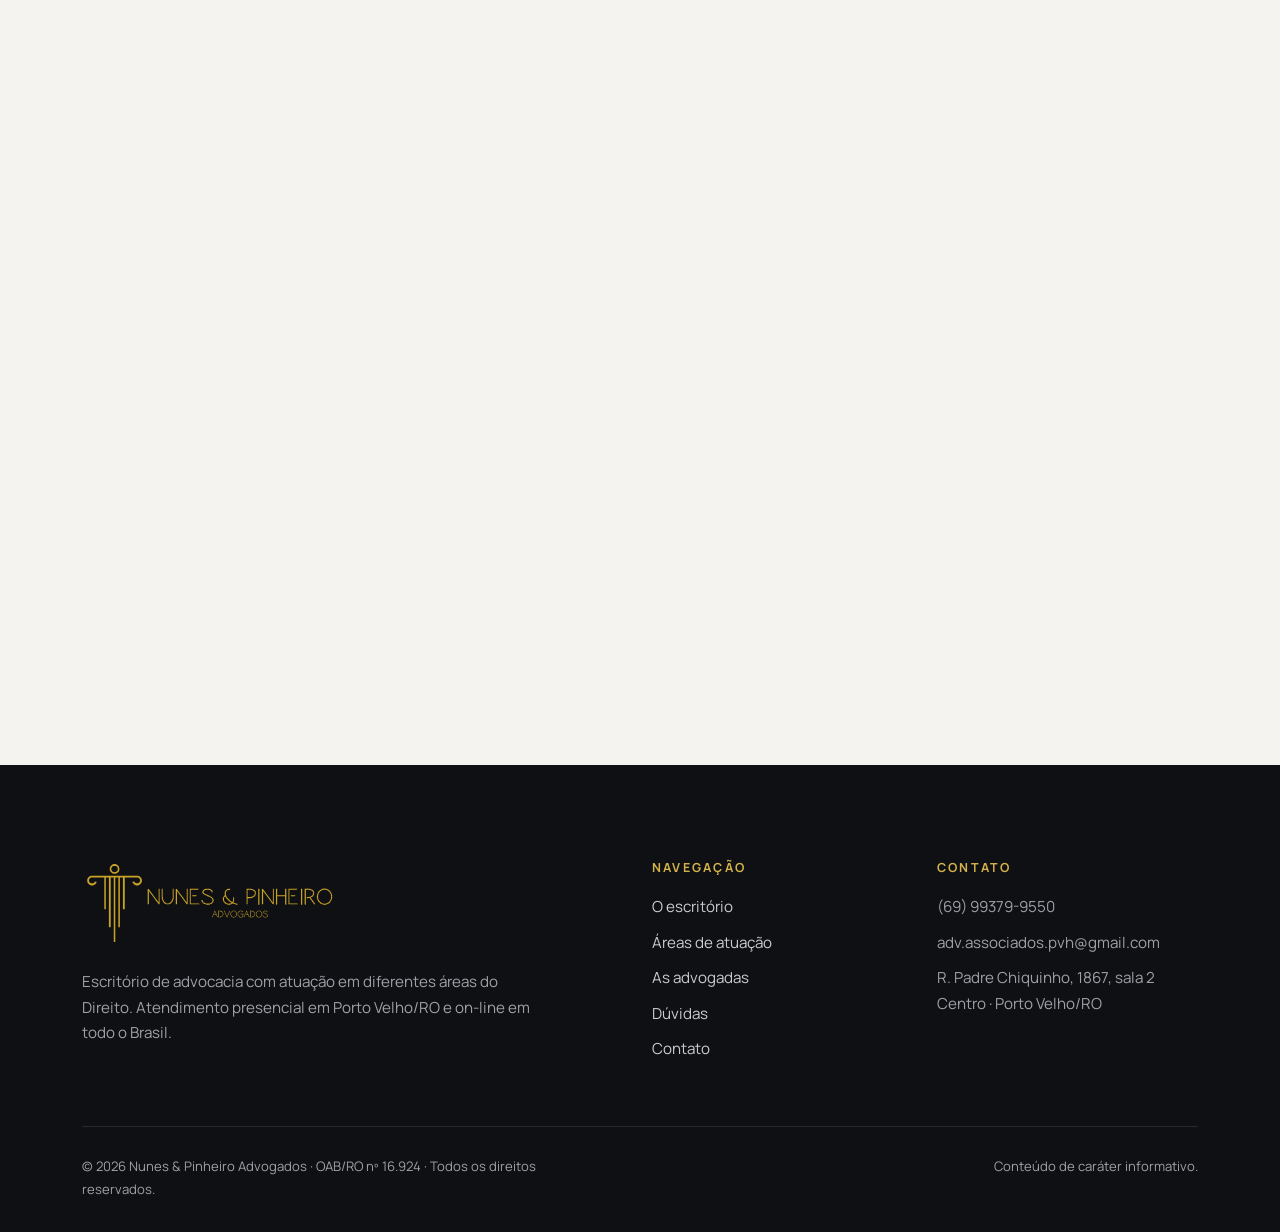
<file: testes/versao-antes/index.html>
<!DOCTYPE html>
<!--
  ============================================================
  SITE DO ESCRITÓRIO NUNES & PINHEIRO ADVOGADOS
  ------------------------------------------------------------
  Tecnologias:
    • HTML5 (estrutura)
    • Bootstrap 5.3 (grid, menu, cartões, acordeão)
    • CSS próprio  → css/style.css   (cores, fontes e visual)
    • JavaScript   → js/script.js    (WhatsApp, menu, animações)

  Ordem das seções nesta página:
    1. Cabeçalho (menu)
    2. Hero (primeira dobra)
    3. O escritório (texto institucional)
    4. Nossos valores
    5. Áreas de atuação
    6. Chamada para o WhatsApp
    7. Números
    8. As advogadas
    9. Dúvidas frequentes
   10. Contato (mapa)
   11. Rodapé
   12. Botão flutuante do WhatsApp

  O que está entre [colchetes] precisa ser preenchido com os
  dados reais (nomes, OAB, áreas). Telefone, e-mail, endereço
  e números também são de exemplo.
  ============================================================
-->
<html lang="pt-BR">
<head>
  <!-- ===== Configurações básicas da página ===== -->
  <meta charset="UTF-8">
  <meta name="viewport" content="width=device-width, initial-scale=1">
  <title>Nunes &amp; Pinheiro Advogados</title>
  <meta name="description" content="Escritório de advocacia Full Service em Porto Velho/RO. Atendimento presencial e on-line em todo o Brasil, com atuação em diferentes áreas do Direito.">
  <meta name="theme-color" content="#15171b">

  <!-- Ícone que aparece na aba do navegador -->
  <link rel="icon" href="img/favicon.svg" type="image/svg+xml">

  <!-- ===== Fontes do Google =====
       Cormorant Garamond → títulos (serifada, elegante)
       Manrope            → textos (sem serifa, fácil de ler) -->
  <link rel="preconnect" href="https://fonts.googleapis.com">
  <link rel="preconnect" href="https://fonts.gstatic.com" crossorigin>
  <link href="https://fonts.googleapis.com/css2?family=Cormorant+Garamond:ital,wght@0,500;0,600;0,700;1,500;1,600&family=Manrope:wght@400;500;600;700&display=swap" rel="stylesheet">

  <!-- ===== Bootstrap 5 (CSS) — carregado pela CDN jsDelivr =====
       "integrity" confere se o arquivo baixado é o original. -->
  <link rel="stylesheet"
        href="https://cdn.jsdelivr.net/npm/bootstrap@5.3.3/dist/css/bootstrap.min.css"
        crossorigin="anonymous">

  <!-- ===== Bootstrap Icons (ícones como <i class="bi bi-nome">) ===== -->
  <link rel="stylesheet" href="https://cdn.jsdelivr.net/npm/bootstrap-icons@1.11.3/font/bootstrap-icons.min.css">

  <!-- ===== Nosso CSS =====
       Vem DEPOIS do Bootstrap para conseguir sobrescrever o que for preciso. -->
  <link rel="stylesheet" href="css/style.css">

  <!-- Marca que o JavaScript está ativo. O CSS usa a classe "js"
       para só esconder elementos animados quando o JS puder mostrá-los. -->
  <script>document.documentElement.classList.add('js');</script>
</head>

<!-- data-bs-spy="scroll" ativa o ScrollSpy do Bootstrap:
     ele destaca no menu o link da seção que está na tela. -->
<body data-bs-spy="scroll" data-bs-target="#menu-principal" data-bs-root-margin="0px 0px -55%" tabindex="0">

  <!-- Link escondido que aparece ao apertar TAB: ajuda quem navega pelo teclado -->
  <a class="visually-hidden-focusable pular-conteudo" href="#conteudo">Pular para o conteúdo</a>


  <!-- ============================================================
       1. CABEÇALHO / MENU
       Componente "Navbar" do Bootstrap.
       - fixed-top ........... fica preso no topo ao rolar
       - navbar-expand-lg .... menu aberto em telas grandes,
                               vira "hambúrguer" no celular
       ============================================================ -->
  <header>
    <nav id="menu-principal" class="navbar navbar-expand-lg navbar-dark fixed-top cabecalho" aria-label="Menu principal">
      <div class="container">

        <!-- Logo: img/logo.svg (848 × 275 px) -->
        <a class="navbar-brand" href="#inicio">
          <img src="img/logo.svg" alt="Nunes &amp; Pinheiro Advogados" class="cabecalho-logo" width="848" height="275">
        </a>

        <!-- Botão hambúrguer (só aparece no celular/tablet) -->
        <button class="navbar-toggler" type="button"
                data-bs-toggle="collapse" data-bs-target="#menu-links"
                aria-controls="menu-links" aria-expanded="false" aria-label="Abrir menu">
          <span class="navbar-toggler-icon"></span>
        </button>

        <!-- Links do menu: o href="#id" leva até a seção com aquele id -->
        <div class="collapse navbar-collapse" id="menu-links">
          <ul class="navbar-nav ms-auto align-items-lg-center">
            <li class="nav-item"><a class="nav-link" href="#inicio">Início</a></li>
            <li class="nav-item"><a class="nav-link" href="#escritorio">O escritório</a></li>
            <li class="nav-item"><a class="nav-link" href="#areas">Áreas de atuação</a></li>
            <li class="nav-item"><a class="nav-link" href="#advogadas">As advogadas</a></li>
            <li class="nav-item"><a class="nav-link" href="#duvidas">Dúvidas</a></li>
            <li class="nav-item"><a class="nav-link" href="#contato">Contato</a></li>
            <li class="nav-item ms-lg-3 mt-3 mt-lg-0">
              <!-- data-whatsapp: o JavaScript transforma este link em link do WhatsApp -->
              <a class="btn btn-dourado btn-sm" href="#contato" data-whatsapp>
                <i class="bi bi-whatsapp" aria-hidden="true"></i> Fale conosco
              </a>
            </li>
          </ul>
        </div>

      </div>
    </nav>
  </header>


  <main id="conteudo">

    <!-- ============================================================
         2. HERO — primeira parte que o visitante vê
         A imagem de fundo é definida no CSS (.hero) → img/fundo-hero.jpg
         ============================================================ -->
    <section id="inicio" class="hero">
      <div class="container">
        <!-- row + col-*: sistema de grid do Bootstrap (12 colunas) -->
        <div class="row align-items-center gy-5">

          <!-- Coluna do texto: 12 colunas no celular, 7 em telas grandes -->
          <div class="col-lg-7">
            <p class="sobretitulo entrada">Escritório de Advocacia · Porto Velho/RO</p>

            <h1 class="hero-titulo entrada">
              Compromisso com o <em>Direito.</em> Respeito pela sua história.
            </h1>

            <p class="hero-texto entrada">
              Serviços jurídicos em diferentes áreas do Direito, com atendimento próximo,
              comunicação clara e acompanhamento responsável em cada demanda.
            </p>

            <div class="d-flex flex-wrap gap-3 entrada">
              <a class="btn btn-dourado btn-lg" href="#contato" data-whatsapp>
                <i class="bi bi-whatsapp" aria-hidden="true"></i> Fale com as advogadas
              </a>
              <a class="btn btn-contorno btn-lg" href="#escritorio">Conheça o escritório</a>
            </div>

            <!-- Pequenos selos de confiança -->
            <ul class="hero-selos entrada">
              <li><i class="bi bi-briefcase" aria-hidden="true"></i> Atendimento 24h por dia</li>
              <li><i class="bi bi-geo-alt" aria-hidden="true"></i> Presencial e on-line</li>
            </ul>
          </div>

          <!-- Coluna da foto: no celular e no tablet aparece abaixo do texto;
               a partir de lg (992px) fica ao lado dele -->
          <div class="col-lg-5">
            <figure class="moldura entrada">
              <img src="img/foto-topo.jpg" alt="As advogadas do escritório Nunes &amp; Pinheiro" width="800" height="1000">
            </figure>
          </div>

        </div>
      </div>
    </section>


    <!-- ============================================================
         3. O ESCRITÓRIO — foto + texto institucional
         ============================================================ -->
    <section id="escritorio" class="secao">
      <div class="container">
        <div class="row align-items-center gy-5 gx-lg-5">

          <div class="col-lg-5">
            <figure class="moldura revelar">
              <img src="img/foto-escritorio.jpg" alt="As advogadas em atendimento no escritório" width="800" height="1000" loading="lazy">
            </figure>
          </div>

          <!-- offset-lg-1 empurra a coluna 1 posição para a direita -->
          <div class="col-lg-6 offset-lg-1">
            <div class="revelar">
              <p class="sobretitulo">O escritório</p>
              <h2 class="titulo-grande">Nunes &amp; Pinheiro Advogados</h2>

              <p class="texto-destaque">
                O Nunes &amp; Pinheiro Advogados é um escritório dedicado à prestação de serviços
                jurídicos, com atuação em diferentes áreas do Direito.
              </p>
              <p>
                Nossa atuação é fundamentada na ética profissional, no conhecimento jurídico e no
                compromisso de compreender as particularidades de cada situação.
              </p>
              <p>
                Acreditamos que a advocacia vai além da interpretação das leis. Envolve ouvir,
                orientar e oferecer caminhos jurídicos adequados às necessidades de cada pessoa.
              </p>
              <p class="mb-0">
                Por isso, valorizamos um atendimento próximo, uma comunicação clara e o
                acompanhamento responsável em cada demanda.
              </p>
            </div>
          </div>

        </div>
      </div>
    </section>


    <!-- ============================================================
         4. NOSSOS VALORES — 3 cartões lado a lado
         ============================================================ -->
    <section id="valores" class="secao secao--clara">
      <div class="container">

        <!-- Título padrão das seções (componente reutilizável no CSS) -->
        <div class="titulo-secao titulo-secao--centro revelar">
          <p class="sobretitulo">Nossos valores</p>
          <h2>O que orienta cada atendimento.</h2>
        </div>

        <!-- g-4 = espaço (gutter) entre as colunas -->
        <div class="row g-4">
          <div class="col-md-4">
            <article class="cartao-pilar revelar">
              <span class="icone-circulo"><i class="bi bi-shield-check" aria-hidden="true"></i></span>
              <h3>Ética profissional</h3>
              <p>Conduta transparente e responsável em todas as etapas, conforme o Código de Ética da OAB.</p>
            </article>
          </div>
          <div class="col-md-4">
            <article class="cartao-pilar revelar">
              <span class="icone-circulo"><i class="bi bi-journal-text" aria-hidden="true"></i></span>
              <h3>Conhecimento jurídico</h3>
              <p>Estudo cuidadoso de cada demanda para indicar o caminho jurídico mais adequado.</p>
            </article>
          </div>
          <div class="col-md-4">
            <article class="cartao-pilar revelar">
              <span class="icone-circulo"><i class="bi bi-chat-dots" aria-hidden="true"></i></span>
              <h3>Atendimento próximo</h3>
              <p>Atendimento 24h durante 7 dias da semana com linguagem clara, do primeiro contato ao encerramento do caso.</p>
            </article>
          </div>
        </div>

      </div>
    </section>


    <!-- ============================================================
         5. ÁREAS DE ATUAÇÃO — grade de cartões
         col-md-6 col-lg-4 → 1 por linha no celular,
         2 no tablet e 3 no computador.
         TROQUE pelas áreas em que o escritório realmente atua.
         ============================================================ -->
    <section id="areas" class="secao secao--escura">
      <div class="container">

        <div class="titulo-secao titulo-secao--centro revelar">
          <p class="sobretitulo">Áreas de atuação</p>
          <h2>Atuação em diferentes áreas do Direito.</h2>
        </div>

        <div class="row g-4">
          <div class="col-md-6 col-lg-4">
            <article class="cartao-area revelar">
              <i class="bi bi-file-earmark-text" aria-hidden="true"></i>
              <h3>Direito Civil</h3>
              <p>Contratos, indenizações, cobranças e questões de propriedade.</p>
            </article>
          </div>
          <div class="col-md-6 col-lg-4">
            <article class="cartao-area revelar">
              <i class="bi bi-people" aria-hidden="true"></i>
              <h3>Família e Sucessões</h3>
              <p>Divórcio, guarda, pensão alimentícia, inventário e testamento.</p>
            </article>
          </div>
          <div class="col-md-6 col-lg-4">
            <article class="cartao-area revelar">
              <i class="bi bi-bag-check" aria-hidden="true"></i>
              <h3>Direito do Consumidor</h3>
              <p>Cobranças indevidas, produtos com defeito e falhas na prestação de serviços.</p>
            </article>
          </div>
          <div class="col-md-6 col-lg-4">
            <article class="cartao-area revelar">
              <i class="bi bi-briefcase" aria-hidden="true"></i>
              <h3>Direito Trabalhista</h3>
              <p>Rescisões, verbas trabalhistas e acordos entre empregados e empresas.</p>
            </article>
          </div>
          <div class="col-md-6 col-lg-4">
            <article class="cartao-area revelar">
              <i class="bi bi-calendar-check" aria-hidden="true"></i>
              <h3>Direito Previdenciário</h3>
              <p>Aposentadorias, auxílios e outros benefícios do INSS.</p>
            </article>
          </div>
          <div class="col-md-6 col-lg-4">
            <article class="cartao-area revelar">
              <i class="bi bi-building" aria-hidden="true"></i>
              <h3>Direito Empresarial</h3>
              <p>Abertura de empresas, contratos societários e assessoria preventiva.</p>
            </article>
          </div>
        </div>

      </div>
    </section>


    <!-- ============================================================
         6. CHAMADA (CTA) — faixa dourada com botão do WhatsApp
         ============================================================ -->
    <section class="chamada">
      <div class="container">
        <div class="row align-items-center gy-4">
          <div class="col-lg-8 revelar">
            <h2>Quero entender o meu caso.</h2>
            <p class="mb-0">Conte a sua situação pelo WhatsApp. O retorno é feito diretamente por uma de nossas advogadas.</p>
          </div>
          <div class="col-lg-4 text-lg-end revelar">
            <!-- data-whatsapp="texto" → usa uma mensagem própria para este botão -->
            <a class="btn btn-claro btn-lg" href="#contato"
               data-whatsapp="Olá! Gostaria de explicar a minha situação e entender quais são as opções.">
              <i class="bi bi-whatsapp" aria-hidden="true"></i> Falar no WhatsApp
            </a>
          </div>
        </div>
      </div>
    </section>


    <!-- ============================================================
         7. NÚMEROS — contador animado
         data-contador="600" → o JavaScript conta de 0 até 600.
         ATENÇÃO: ao trocar um número, mude o data-contador
         E o texto dentro do <span>.
         (números de exemplo: troque pelos reais)
         ============================================================ -->
    <section class="secao secao--clara">
      <div class="container">

        <div class="titulo-secao revelar">
          <p class="sobretitulo">Trajetória</p>
          <h2>Experiência construída caso a caso.</h2>
        </div>

        <div class="row g-4 numeros">
          <div class="col-6 col-lg-3">
            <div class="numero-item revelar">
              <p class="numero">+<span data-contador="15">15</span></p>
              <h3>anos de atuação</h3>
              <p>Experiência em diferentes áreas do Direito.</p>
            </div>
          </div>
          <div class="col-6 col-lg-3">
            <div class="numero-item revelar">
              <p class="numero">+<span data-contador="600">600</span></p>
              <h3>casos acompanhados</h3>
              <p>Em demandas judiciais e extrajudiciais.</p>
            </div>
          </div>
          <div class="col-6 col-lg-3">
            <div class="numero-item revelar">
              <p class="numero"><span data-contador="6">6</span></p>
              <h3>áreas de atuação</h3>
              <p>Atendimento completo em um só escritório.</p>
            </div>
          </div>
          <div class="col-6 col-lg-3">
            <div class="numero-item revelar">
              <p class="numero"><span data-contador="27">27</span></p>
              <h3>estados atendidos</h3>
              <p>Atuação on-line pelo processo eletrônico.</p>
            </div>
          </div>
        </div>

      </div>
    </section>


    <!-- ============================================================
         8. AS ADVOGADAS — dois perfis lado a lado
         Cada perfil: foto, nome, OAB, texto e formação.
         ============================================================ -->
    <section id="advogadas" class="secao secao--escura">
      <div class="container">

        <div class="titulo-secao titulo-secao--centro revelar">
          <p class="sobretitulo">As advogadas</p>
          <h2>Quem acompanha o seu caso.</h2>
        </div>

        <div class="row gy-5 gx-lg-5">

          <!-- Perfil 1 -->
          <div class="col-md-6">
            <article class="perfil revelar">
              <figure class="moldura">
                <img src="img/advogada-nunes.jpg" alt="Retrato da advogada Dra. [Nome] Nunes" width="800" height="1000" loading="lazy">
              </figure>
              <h3 class="perfil-nome">Dra. Sâmia Gabriela Nunes</h3>
              <p class="registro-oab">Sócia · OAB/RO nº 7064</p>
            </article>
          </div>

          <!-- Perfil 2 -->
          <div class="col-md-6">
            <article class="perfil revelar">
              <figure class="moldura">
                <img src="img/advogada-pinheiro.jpg" alt="Retrato da advogada Dra. [Nome] Pinheiro" width="800" height="1000" loading="lazy">
              </figure>
              <h3 class="perfil-nome">Dra. Solônia Pinheiro</h3>
              <p class="registro-oab">Sócia · OAB/RO nº 16.294</p>
            </article>
          </div>

        </div>

        <div class="text-center mt-5 revelar">
          <a class="btn btn-dourado btn-lg" href="#contato" data-whatsapp>
            <i class="bi bi-whatsapp" aria-hidden="true"></i> Agende um atendimento
          </a>
        </div>

      </div>
    </section>


    <!-- ============================================================
         9. DÚVIDAS FREQUENTES — componente "Accordion" do Bootstrap
         Cada pergunta abre/fecha sozinha. data-bs-parent faz
         as outras fecharem quando uma abre.
         ============================================================ -->
    <section id="duvidas" class="secao">
      <div class="container">
        <div class="row justify-content-center">
          <div class="col-lg-9">

            <div class="titulo-secao titulo-secao--centro revelar">
              <p class="sobretitulo">Dúvidas frequentes</p>
              <h2>Antes de falar com a gente.</h2>
            </div>

            <div class="accordion acordeao revelar" id="lista-duvidas">

              <div class="accordion-item">
                <h3 class="accordion-header">
                  <button class="accordion-button" type="button" data-bs-toggle="collapse"
                          data-bs-target="#duvida-1" aria-expanded="true" aria-controls="duvida-1">
                    Em quais áreas o escritório atua?
                  </button>
                </h3>
                <div id="duvida-1" class="accordion-collapse collapse show" data-bs-parent="#lista-duvidas">
                  <div class="accordion-body">
                    Atuamos em diferentes áreas do Direito, como Civil, Família e Sucessões, Consumidor,
                    Trabalhista, Previdenciário e Empresarial. Se a sua questão não estiver nessa lista,
                    entre em contato e orientamos sobre o caminho adequado.
                  </div>
                </div>
              </div>

              <div class="accordion-item">
                <h3 class="accordion-header">
                  <button class="accordion-button collapsed" type="button" data-bs-toggle="collapse"
                          data-bs-target="#duvida-2" aria-expanded="false" aria-controls="duvida-2">
                    Como funciona o primeiro atendimento?
                  </button>
                </h3>
                <div id="duvida-2" class="accordion-collapse collapse" data-bs-parent="#lista-duvidas">
                  <div class="accordion-body">
                    Você conta a sua situação pelo WhatsApp ou pessoalmente. Analisamos o caso, explicamos
                    os caminhos possíveis e apresentamos a proposta de honorários antes de qualquer contratação.
                  </div>
                </div>
              </div>

              <div class="accordion-item">
                <h3 class="accordion-header">
                  <button class="accordion-button collapsed" type="button" data-bs-toggle="collapse"
                          data-bs-target="#duvida-3" aria-expanded="false" aria-controls="duvida-3">
                    O atendimento pode ser on-line?
                  </button>
                </h3>
                <div id="duvida-3" class="accordion-collapse collapse" data-bs-parent="#lista-duvidas">
                  <div class="accordion-body">
                    Sim. Com reuniões por videochamada e o processo eletrônico, atendemos clientes de
                    outras cidades e estados sem que precisem se deslocar até o escritório.
                  </div>
                </div>
              </div>

              <div class="accordion-item">
                <h3 class="accordion-header">
                  <button class="accordion-button collapsed" type="button" data-bs-toggle="collapse"
                          data-bs-target="#duvida-4" aria-expanded="false" aria-controls="duvida-4">
                    Como vou acompanhar o meu processo?
                  </button>
                </h3>
                <div id="duvida-4" class="accordion-collapse collapse" data-bs-parent="#lista-duvidas">
                  <div class="accordion-body">
                    Você recebe um aviso a cada movimentação, com a explicação do que ela significa e
                    de quais são os próximos passos.
                  </div>
                </div>
              </div>

            </div>
          </div>
        </div>
      </div>
    </section>


    <!-- ============================================================
         10. CONTATO — informações + mapa
         O mapa é um <iframe> do Google Maps: uma "janela" que
         mostra outra página dentro da nossa.
         Para mudar o local, troque o endereço depois de "q=" no
         src do iframe e depois de "destination=" no botão
         "Como chegar" (no endereço, espaço vira %20 ou + e
         vírgula vira %2C).
         ============================================================ -->
    <section id="contato" class="secao secao--clara">
      <div class="container">
        <div class="row gy-5 gx-lg-5">

          <!-- Informações de contato -->
          <div class="col-lg-5">
            <div class="revelar">
              <p class="sobretitulo">Contato</p>
              <h2 class="titulo-grande">Onde estamos.</h2>
              <p>Venha ao escritório ou fale com a gente pelo WhatsApp.</p>

              <ul class="lista-contato">
                <li>
                  <i class="bi bi-whatsapp" aria-hidden="true"></i>
                  <div><strong>WhatsApp</strong><span>(69) 99379-9550</span></div>
                </li>
                <li>
                  <i class="bi bi-envelope" aria-hidden="true"></i>
                  <div><strong>E-mail</strong><span>adv.associados.pvh@gmail.com</span></div>
                </li>
                <li>
                  <i class="bi bi-geo-alt" aria-hidden="true"></i>
                  <div><strong>Endereço</strong><span>R. Padre Chiquinho, 1867, sala 2 · Centro · Porto Velho/RO</span></div>
                </li>
                <li>
                  <i class="bi bi-clock" aria-hidden="true"></i>
                  <div><strong>Horário</strong><span>Segunda a segunda, 24h por dia</span></div>
                </li>
              </ul>

              <!-- Botões: rota no Google Maps e conversa no WhatsApp -->
              <div class="d-flex flex-wrap gap-3 mt-4">
                <a class="btn btn-dourado" href="https://www.google.com/maps/dir/?api=1&amp;destination=Rua+Padre+Chiquinho%2C+1867%2C+Porto+Velho+-+RO"
                   target="_blank" rel="noopener noreferrer">
                  <i class="bi bi-signpost-2" aria-hidden="true"></i> Como chegar
                </a>
                <a class="btn btn-contorno-escuro" href="#contato" data-whatsapp>
                  <i class="bi bi-whatsapp" aria-hidden="true"></i> Falar no WhatsApp
                </a>
              </div>
            </div>
          </div>

          <!-- Mapa -->
          <div class="col-lg-7">
            <div class="mapa revelar">
              <iframe src="https://maps.google.com/maps?q=Rua%20Padre%20Chiquinho%2C%201867%2C%20Porto%20Velho%20-%20RO&amp;z=16&amp;output=embed"
                      title="Mapa com a localização do escritório Nunes &amp; Pinheiro Advogados"
                      loading="lazy" referrerpolicy="no-referrer-when-downgrade" allowfullscreen></iframe>
            </div>
          </div>

        </div>
      </div>
    </section>

  </main>


  <!-- ============================================================
       11. RODAPÉ
       ============================================================ -->
  <footer class="rodape">
    <div class="container">
      <div class="row gy-5">

        <div class="col-lg-5">
          <img src="img/logo.svg" alt="Nunes &amp; Pinheiro Advogados" class="rodape-logo" width="848" height="275" loading="lazy">
          <p class="mt-4">Escritório de advocacia com atuação em diferentes áreas do Direito. Atendimento presencial em Porto Velho/RO e on-line em todo o Brasil.</p>
        </div>

        <div class="col-sm-6 col-lg-3 offset-lg-1">
          <h2 class="rodape-titulo">Navegação</h2>
          <ul class="rodape-links">
            <li><a href="#escritorio">O escritório</a></li>
            <li><a href="#areas">Áreas de atuação</a></li>
            <li><a href="#advogadas">As advogadas</a></li>
            <li><a href="#duvidas">Dúvidas</a></li>
            <li><a href="#contato">Contato</a></li>
          </ul>
        </div>

        <div class="col-sm-6 col-lg-3">
          <h2 class="rodape-titulo">Contato</h2>
          <ul class="rodape-links">
            <li>(69) 99379-9550</li>
            <li>adv.associados.pvh@gmail.com</li>
            <li>R. Padre Chiquinho, 1867, sala 2<br>Centro · Porto Velho/RO</li>
          </ul>
        </div>

      </div>

      <div class="rodape-base">
        <!-- O ano é preenchido automaticamente pelo JavaScript -->
        <p>© <span id="ano-atual">2026</span> Nunes &amp; Pinheiro Advogados · OAB/RO nº 16.924 · Todos os direitos reservados.</p>
        <p>Conteúdo de caráter informativo.</p>
      </div>
    </div>
  </footer>


  <!-- ============================================================
       12. BOTÃO FLUTUANTE DO WHATSAPP (canto inferior direito)
       ============================================================ -->
  <a class="whatsapp-flutuante" href="#contato" data-whatsapp aria-label="Conversar pelo WhatsApp">
    <i class="bi bi-whatsapp" aria-hidden="true"></i>
  </a>


  <!-- ===== JavaScript =====
       1º o Bootstrap (menu, acordeão, scrollspy precisam dele)
       2º o nosso script, que usa o Bootstrap -->
  <script src="https://cdn.jsdelivr.net/npm/bootstrap@5.3.3/dist/js/bootstrap.bundle.min.js"
          crossorigin="anonymous"></script>
  <script src="js/script.js"></script>
</body>
</html>
</file>
<file: css/style.css>
/* ==============================================================
   ESTILO DO SITE — NUNES & PINHEIRO ADVOGADOS
   ==============================================================

   O QUE É ESTE ARQUIVO?
   É o CSS: a "roupa" do site. O HTML diz O QUE existe na página
   (um título, uma foto, um botão). O CSS diz COMO aquilo aparece
   (cor, tamanho, espaço, posição).

   Este arquivo trabalha junto com o Bootstrap. O Bootstrap já traz
   pronto o grid (colunas), o menu e outros componentes. Aqui ficam
   as cores, as fontes e os detalhes que deixam o site com a cara
   do escritório.

   COMO LER UMA REGRA DE CSS
       seletor {
         propriedade: valor;
       }
   Exemplo:
       .hero-titulo {          ← "seletor": em quem a regra vale
         color: white;         ← "propriedade: valor;"
       }
   Um ponto antes do nome (.hero-titulo) significa "elementos com
   class="hero-titulo" no HTML".

   PROCURE POR [RESPONSIVO]
   Tudo o que faz o site se adaptar ao tamanho da tela está marcado
   com [RESPONSIVO] nos comentários. Use Ctrl+F para encontrar.

   ÍNDICE
     1. Variáveis (cores, fontes, medidas)  ← comece por aqui
     2. Ajustes no Bootstrap
     3. Base (regras gerais)
     4. Componentes que se repetem
        4.1 Sobretítulo e título de seção
        4.2 Botões
        4.3 Moldura das fotos
     5. Seções (na ordem em que aparecem na página)
        5.1 Cabeçalho        5.7  Números
        5.2 Topo (hero)      5.8  As advogadas
        5.3 O escritório     5.9  Dúvidas
        5.4 Valores          5.10 Contato (mapa)
        5.5 Áreas            5.11 Rodapé
        5.6 Faixa dourada
     6. Botão flutuante do WhatsApp
     7. Animações
     8. RESPONSIVIDADE (media queries) ← parte principal do TCC
   ============================================================== */


/* ==============================================================
   1. VARIÁVEIS
   --------------------------------------------------------------
   Uma variável guarda um valor com um nome. Em vez de escrever
   #c9a227 em vinte lugares, escrevemos var(--cor-dourado).
   Se um dia a cor mudar, muda aqui e o site inteiro acompanha.

   :root  = a página inteira (as variáveis valem em todo lugar)
   --nome = é assim que se cria uma variável no CSS
   ============================================================== */
:root {
  /* ---------- Cores ---------- */
  --cor-escuro: #15171b;          /* fundo das seções escuras */
  --cor-escuro-2: #1d2025;        /* cartões sobre o fundo escuro */
  --cor-escuro-3: #0f1013;        /* rodapé */
  --cor-dourado: #c9a227;         /* dourado da logo (bordas, botões) */
  --cor-dourado-claro: #d4b14a;   /* dourado para texto sobre fundo escuro */
  --cor-dourado-escuro: #7a6110;  /* dourado para texto sobre fundo claro */
  --cor-dourado-profundo: #5f4b0c;/* links ao passar o mouse */
  --cor-claro: #f4f3f0;           /* fundo das seções claras */
  --cor-branco: #ffffff;
  --cor-texto: #24262b;           /* texto principal */
  --cor-texto-suave: #5f636b;     /* texto secundário */
  --cor-texto-no-escuro: #c9cbcf; /* texto sobre fundo escuro */
  --cor-texto-no-escuro-suave: #9da1a8;
  --cor-linha: #e2dfd8;           /* linhas e bordas sobre fundo claro */
  --cor-linha-escuro: rgba(255, 255, 255, 0.1); /* linhas sobre fundo escuro */
  --cor-whatsapp: #25d366;

  /* ---------- Fontes ----------
     Se a primeira fonte não carregar, o navegador usa a seguinte
     da lista (por isso há várias, separadas por vírgula). */
  --fonte-titulo: 'Cormorant Garamond', Georgia, 'Times New Roman', serif;
  --fonte-texto: 'Manrope', 'Segoe UI', Roboto, Arial, sans-serif;

  /* ---------- Medidas ---------- */

  /* Altura do cabeçalho fixo. No celular ele é mais baixo;
     a seção 8 muda este valor para telas grandes. [RESPONSIVO] */
  --altura-cabecalho: 84px;

  /* [RESPONSIVO] clamp(MÍNIMO, IDEAL, MÁXIMO)
     O espaço em cima e embaixo de cada seção cresce junto com a
     tela, mas nunca fica menor que 4.5rem nem maior que 7.5rem.
     9vw = 9% da largura da tela (vw = "viewport width").
     Assim não precisamos de media query para isso. */
  --espaco-secao: clamp(4.5rem, 9vw, 7.5rem);

  /* Tamanho mínimo de qualquer coisa que se toca com o dedo
     (botões e links). 44px é a recomendação de acessibilidade
     (WCAG) e da Apple. [RESPONSIVO] */
  --alvo-toque: 2.75rem; /* 2.75rem = 44px */

  --raio: 3px;           /* cantos levemente arredondados */
  --sombra: 0 24px 48px -24px rgba(15, 16, 19, 0.35);
  --transicao: 0.3s ease;
}

/* UNIDADES QUE APARECEM NESTE ARQUIVO
   px  → pixel. Medida fixa.
   rem → relativa ao tamanho da letra do navegador (normalmente
         16px). 1rem = 16px, 2rem = 32px. Se a pessoa aumentar a
         letra nas configurações do celular, tudo em rem acompanha.
   em  → relativa ao tamanho da letra do próprio elemento.
   %   → porcentagem do elemento "pai" (o que está em volta).
   vw  → 1% da largura da tela. 100vw = a tela inteira.
   ch  → largura de um caractere. 65ch ≈ 65 letras por linha.     */


/* ==============================================================
   2. AJUSTES NO BOOTSTRAP
   --------------------------------------------------------------
   O Bootstrap também usa variáveis (todas começam com --bs-).
   Trocando o valor delas, o Bootstrap passa a usar as nossas
   cores e fontes, sem precisar mexer nos arquivos dele.
   ============================================================== */
:root {
  --bs-body-font-family: var(--fonte-texto);
  --bs-body-color: var(--cor-texto);
  --bs-body-bg: var(--cor-branco);
  --bs-body-line-height: 1.7;                 /* espaço entre linhas */
  --bs-link-color-rgb: 122, 97, 16;           /* = --cor-dourado-escuro */
  --bs-link-hover-color-rgb: 95, 75, 12;      /* = --cor-dourado-profundo */
  --bs-border-radius: var(--raio);
  --bs-border-radius-lg: var(--raio);
  --bs-border-radius-sm: var(--raio);
}


/* ==============================================================
   3. BASE — regras que valem para a página inteira
   ============================================================== */

/* Quando se clica num link do menu, a página rola até a seção.
   Sem esta regra, o título da seção ficaria escondido atrás do
   cabeçalho fixo. scroll-padding-top "desconta" a altura dele. */
html {
  scroll-padding-top: calc(var(--altura-cabecalho) - 8px);
}

body {
  font-size: 1.0625rem; /* 17px — confortável para ler no celular */
  -webkit-font-smoothing: antialiased;
}

/* Títulos */
h1, h2, h3, h4 {
  font-family: var(--fonte-titulo);
  font-weight: 600;
  line-height: 1.1;
  color: inherit;      /* usa a mesma cor do texto da seção */
  text-wrap: balance;  /* divide o título em linhas de tamanho parecido */
}

/* [RESPONSIVO] Parágrafos com no máximo ~65 letras por linha.
   Em telas largas, linhas muito compridas cansam a leitura. */
p {
  max-width: 65ch;
}

/* [RESPONSIVO] IMAGENS FLEXÍVEIS — um dos 3 pilares do design
   responsivo. max-width: 100% impede que uma imagem fique mais
   larga que o espaço onde está. height: auto mantém a proporção
   (a foto diminui sem ficar achatada). */
img {
  max-width: 100%;
  height: auto;
  display: block;
}

/* Cor do texto quando a pessoa seleciona com o mouse */
::selection {
  background: var(--cor-dourado);
  color: var(--cor-escuro);
}

/* Acessibilidade: contorno visível em quem está selecionado pelo
   teclado (tecla TAB). */
:focus-visible {
  outline: 2px solid var(--cor-dourado);
  outline-offset: 3px;
}

/* Link "Pular para o conteúdo": fica escondido e só aparece
   quando alguém navega pelo teclado. */
.pular-conteudo {
  position: fixed;
  top: 0.5rem;
  left: 0.5rem;
  z-index: 2000;
  padding: 0.6rem 1rem;
  background: var(--cor-branco);
  color: var(--cor-texto);
}

/* ---------- Seções ----------
   Toda <section class="secao"> ganha o mesmo espaço em cima e
   embaixo. padding-block = padding de cima + padding de baixo. */
.secao {
  padding-block: var(--espaco-secao);
}

.secao--clara {
  background-color: var(--cor-claro);
}

.secao--escura {
  background-color: var(--cor-escuro);
  color: var(--cor-texto-no-escuro);
}

.secao--escura h2,
.secao--escura h3 {
  color: var(--cor-branco);
}


/* ==============================================================
   4. COMPONENTES QUE SE REPETEM
   --------------------------------------------------------------
   Classes usadas em várias partes do site. Escrevemos uma vez e
   reaproveitamos.
   ============================================================== */

/* ---------- 4.1 Sobretítulo e título de seção ---------- */

/* Texto pequeno em letras maiúsculas acima dos títulos, com um
   traço dourado antes. Ex.: "—— NOSSOS VALORES" */
.sobretitulo {
  display: flex;          /* coloca o traço e o texto lado a lado */
  align-items: center;    /* alinha os dois pelo meio */
  gap: 0.85rem;           /* espaço entre o traço e o texto */
  max-width: none;
  margin-bottom: 1.1rem;
  font-size: 0.78rem;
  font-weight: 700;
  letter-spacing: 0.2em;  /* espaço entre as letras */
  text-transform: uppercase; /* deixa tudo em MAIÚSCULAS */
  color: var(--cor-dourado-escuro);
}

/* ::before cria um elemento "de mentira" antes do texto.
   Aqui ele vira o traço: 2.5rem de largura e 1px de altura. */
.sobretitulo::before {
  content: "";
  width: 2.5rem;
  height: 1px;
  background-color: currentColor; /* mesma cor do texto */
}

.secao--escura .sobretitulo,
.hero .sobretitulo {
  color: var(--cor-dourado-claro);
}

.titulo-secao {
  max-width: 44rem;
  margin-bottom: 3.5rem;
}

/* [RESPONSIVO] Título que cresce com a tela:
   no mínimo 2.2rem (celular), no máximo 3.3rem (computador). */
.titulo-secao h2,
.titulo-grande {
  font-size: clamp(2.2rem, 4.2vw, 3.3rem);
  margin-bottom: 1.25rem;
}

/* Versão centralizada do título (traço dos dois lados) */
.titulo-secao--centro {
  margin-inline: auto;   /* margem automática dos lados = centraliza */
  text-align: center;
}

.titulo-secao--centro .sobretitulo {
  justify-content: center;
}

.titulo-secao--centro .sobretitulo::after {
  content: "";
  width: 2.5rem;
  height: 1px;
  background-color: currentColor;
}

.texto-destaque {
  font-size: 1.15rem;
  color: var(--cor-texto-suave);
}


/* ---------- 4.2 Botões ----------
   O Bootstrap já tem a classe .btn. Aqui só mudamos o visual.
   Os botões do Bootstrap são configurados por variáveis
   (--bs-btn-...), então para criar um botão novo basta trocar
   essas variáveis. */

.btn {
  display: inline-flex;
  align-items: center;
  justify-content: center;
  gap: 0.6rem;                 /* espaço entre o ícone e o texto */
  min-height: var(--alvo-toque); /* [RESPONSIVO] pelo menos 44px de altura,
                                    fácil de tocar com o dedo */
  font-weight: 700;
  font-size: 0.82rem;
  letter-spacing: 0.12em;
  text-transform: uppercase;
}

.btn-lg {
  --bs-btn-padding-y: 1rem;
  --bs-btn-padding-x: 1.75rem;
  --bs-btn-font-size: 0.85rem;
}

.btn-sm {
  --bs-btn-padding-y: 0.6rem;
  --bs-btn-padding-x: 1.1rem;
  --bs-btn-font-size: 0.75rem;
}

.btn .bi {
  font-size: 1.15em; /* ícone um pouco maior que o texto */
}

/* Botão dourado (principal): fundo dourado da logo, texto escuro */
.btn-dourado {
  --bs-btn-color: var(--cor-escuro);
  --bs-btn-bg: var(--cor-dourado);
  --bs-btn-border-color: var(--cor-dourado);
  --bs-btn-hover-color: var(--cor-escuro);
  --bs-btn-hover-bg: var(--cor-dourado-claro);
  --bs-btn-hover-border-color: var(--cor-dourado-claro);
  --bs-btn-active-color: var(--cor-escuro);
  --bs-btn-active-bg: var(--cor-dourado-claro);
  --bs-btn-active-border-color: var(--cor-dourado-claro);
  --bs-btn-focus-shadow-rgb: 201, 162, 39;
}

/* Botão só com contorno branco (usado sobre fundo escuro) */
.btn-contorno {
  --bs-btn-color: var(--cor-branco);
  --bs-btn-bg: transparent;
  --bs-btn-border-color: rgba(255, 255, 255, 0.35);
  --bs-btn-hover-color: var(--cor-escuro);
  --bs-btn-hover-bg: var(--cor-branco);
  --bs-btn-hover-border-color: var(--cor-branco);
  --bs-btn-active-color: var(--cor-escuro);
  --bs-btn-active-bg: var(--cor-branco);
  --bs-btn-active-border-color: var(--cor-branco);
  --bs-btn-focus-shadow-rgb: 255, 255, 255;
}

/* Botão só com contorno escuro (usado sobre fundo claro) */
.btn-contorno-escuro {
  --bs-btn-color: var(--cor-escuro);
  --bs-btn-bg: transparent;
  --bs-btn-border-color: var(--cor-escuro);
  --bs-btn-hover-color: var(--cor-branco);
  --bs-btn-hover-bg: var(--cor-escuro);
  --bs-btn-hover-border-color: var(--cor-escuro);
  --bs-btn-active-color: var(--cor-branco);
  --bs-btn-active-bg: var(--cor-escuro);
  --bs-btn-active-border-color: var(--cor-escuro);
  --bs-btn-focus-shadow-rgb: 21, 23, 27;
}

/* Botão branco (usado na faixa dourada) */
.btn-claro {
  --bs-btn-color: var(--cor-escuro);
  --bs-btn-bg: var(--cor-branco);
  --bs-btn-border-color: var(--cor-branco);
  --bs-btn-hover-color: var(--cor-branco);
  --bs-btn-hover-bg: var(--cor-escuro);
  --bs-btn-hover-border-color: var(--cor-escuro);
  --bs-btn-active-color: var(--cor-branco);
  --bs-btn-active-bg: var(--cor-escuro);
  --bs-btn-active-border-color: var(--cor-escuro);
  --bs-btn-focus-shadow-rgb: 255, 255, 255;
}


/* ---------- 4.3 Moldura das fotos ----------
   A linha dourada deslocada atrás das fotos. Ela é desenhada
   pelo ::before (um elemento "de mentira" atrás da imagem). */
.moldura {
  position: relative;          /* serve de referência para o ::before */
  margin: 0 0 1.5rem 1.5rem;   /* sobra espaço para a linha aparecer */
  /* [RESPONSIVO] No celular e no tablet, a foto ocupa a coluna
     toda e ficaria enorme no tablet. Por isso tem no máximo 26rem
     (416px). Em telas grandes esse limite sai (seção 8). */
  max-width: 26rem;
}

.moldura::before {
  content: "";
  position: absolute;          /* posicionado em relação à .moldura */
  inset: 1.5rem 1.5rem -1.5rem -1.5rem; /* distância: topo, direita, baixo, esquerda */
  border: 1px solid var(--cor-dourado);
}

/* [RESPONSIVO] aspect-ratio + object-fit
   aspect-ratio: 4 / 5 → a caixa da foto sempre tem formato
   "retrato" (4 de largura para 5 de altura), em qualquer tela.
   object-fit: cover → a foto preenche a caixa toda sem ficar
   esticada ou achatada; o que sobra é cortado nas bordas. */
.moldura img {
  position: relative;          /* fica por cima da linha dourada */
  width: 100%;                 /* ocupa a largura da coluna */
  aspect-ratio: 4 / 5;
  object-fit: cover;
}

/* Variação para foto deitada (paisagem), como a da reunião.
   3 / 2 é o formato das fotos de câmera. */
.moldura--paisagem img {
  aspect-ratio: 3 / 2;
}


/* ==============================================================
   5. SEÇÕES (na ordem da página)
   --------------------------------------------------------------
   Aqui estão os estilos pensados primeiro para o CELULAR.
   As mudanças para telas maiores estão todas na seção 8.
   ============================================================== */

/* ---------- 5.1 Cabeçalho ---------- */
.cabecalho {
  /* Variáveis do menu (navbar) do Bootstrap */
  --bs-navbar-color: rgba(255, 255, 255, 0.78);       /* links */
  --bs-navbar-hover-color: var(--cor-branco);         /* link com o mouse em cima */
  --bs-navbar-active-color: var(--cor-dourado-claro); /* link da seção atual */
  --bs-navbar-toggler-border-color: rgba(255, 255, 255, 0.3);
  --bs-navbar-toggler-focus-width: 2px;
  /* [RESPONSIVO] botão do menu (☰) com 44px de altura, fácil de tocar */
  --bs-navbar-toggler-padding-y: 0.4rem;

  /* env(safe-area-inset-top) = espaço do "entalhe" (notch) da
     câmera em iPhones. Assim o menu não fica embaixo dele. */
  padding-top: calc(1.1rem + env(safe-area-inset-top, 0px));
  padding-bottom: 1.1rem;
  transition: background-color var(--transicao), padding var(--transicao), box-shadow var(--transicao);
}

/* Cabeçalho depois de rolar a página ou com o menu aberto.
   Estas classes são colocadas pelo JavaScript. */
.cabecalho--rolado,
.cabecalho--aberto {
  padding-top: calc(0.6rem + env(safe-area-inset-top, 0px));
  padding-bottom: 0.6rem;
  background-color: rgba(21, 23, 27, 0.97);
  box-shadow: 0 8px 30px rgba(0, 0, 0, 0.25);
}

/* [RESPONSIVO] Logo: 48px de altura no celular.
   Na seção 8 ela cresce para 64px em telas grandes.
   width: auto → a largura acompanha a altura, sem distorcer. */
.cabecalho-logo {
  height: 48px;
  width: auto;
  transition: height var(--transicao);
}

.cabecalho .nav-link {
  position: relative;
  font-size: 0.8rem;
  font-weight: 600;
  letter-spacing: 0.12em;
  text-transform: uppercase;
}

/* [RESPONSIVO] MENU NO CELULAR
   Quando o menu "hambúrguer" (☰) é aberto, os links aparecem
   empilhados dentro de um painel escuro. Na seção 8, para telas
   grandes, o painel some e os links ficam lado a lado. */
.cabecalho .navbar-collapse {
  margin-top: 1rem;
  padding: 0.5rem 1.25rem 1.25rem;
  background-color: var(--cor-escuro-2);
  border: 1px solid var(--cor-linha-escuro);
}

.cabecalho .nav-link {
  padding-block: 0.85rem;   /* link alto, fácil de tocar */
  border-bottom: 1px solid var(--cor-linha-escuro);
}

/* Traço dourado embaixo do link da seção atual.
   No celular ele fica escondido (display: none);
   aparece só em telas grandes (seção 8). */
.cabecalho .nav-link::after {
  content: "";
  position: absolute;
  left: var(--bs-navbar-nav-link-padding-x);
  right: var(--bs-navbar-nav-link-padding-x);
  bottom: 0.25rem;
  height: 1px;
  background-color: var(--cor-dourado-claro);
  transform: scaleX(0);     /* começa com largura zero (invisível) */
  transition: transform var(--transicao);
  display: none;
}

.cabecalho .nav-link:hover::after,
.cabecalho .nav-link.active::after {
  transform: scaleX(1);     /* ganha a largura toda */
}


/* ---------- 5.2 Topo (hero) ----------
   "Hero" é o nome que se dá à primeira área grande do site. */
.hero {
  position: relative;
  isolation: isolate; /* cria uma "camada" própria para o ::before ficar atrás do texto */
  /* O espaço de cima soma a altura do cabeçalho fixo, senão o
     texto ficaria escondido embaixo dele. */
  padding-top: calc(var(--altura-cabecalho) + clamp(3.5rem, 9vw, 7rem));
  padding-bottom: clamp(4.5rem, 9vw, 7.5rem);
  color: var(--cor-texto-no-escuro);

  /* [RESPONSIVO] IMAGEM DE FUNDO LEVE NO CELULAR
     O celular baixa a versão de 800px (32 KB). Telas maiores
     trocam para a de 1600px na seção 8. Quem abre no celular
     não precisa baixar uma imagem enorme que nem vai ver. */
  background: var(--cor-escuro) url("../img/fundo-hero-800.jpg") center / cover no-repeat;
}

/* Camada escura por cima da foto de fundo, para o texto ficar
   legível. linear-gradient = degradê. */
.hero::before {
  content: "";
  position: absolute;
  inset: 0;        /* ocupa a área toda do hero */
  z-index: -1;     /* fica atrás do texto */
  background: linear-gradient(100deg,
    rgba(21, 23, 27, 0.97) 0%,
    rgba(21, 23, 27, 0.88) 50%,
    rgba(21, 23, 27, 0.6) 100%);
}

/* [RESPONSIVO] TIPOGRAFIA FLUIDA: o título principal vai de
   2.7rem (celular) até 4.6rem (computador), crescendo aos poucos
   conforme a tela (6vw). Nunca estoura a tela pequena. */
.hero-titulo {
  font-size: clamp(2.7rem, 6vw, 4.6rem);
  font-weight: 600;
  color: var(--cor-branco);
  margin-bottom: 1.75rem;
}

/* A palavra "Direito." em itálico dourado */
.hero-titulo em {
  font-style: italic;
  font-weight: 500;
  color: var(--cor-dourado-claro);
}

.hero-texto {
  font-size: 1.15rem;
  max-width: 34rem;
  margin-bottom: 2.5rem;
}

/* [RESPONSIVO] No celular, os dois botões do topo ocupam a
   largura toda (um embaixo do outro), mais fáceis de tocar.
   Na seção 8 eles voltam ao tamanho normal. */
.hero .btn-lg {
  width: 100%;
}

/* [RESPONSIVO] flex-wrap: wrap → se os selos não couberem lado a
   lado, eles "quebram" para a linha de baixo, em vez de sair da
   tela. */
.hero-selos {
  list-style: none;
  display: flex;
  flex-wrap: wrap;
  gap: 0.75rem 1.5rem;   /* 0.75rem entre linhas, 1.5rem entre itens */
  margin: 3rem 0 0;
  padding: 1.75rem 0 0;
  border-top: 1px solid var(--cor-linha-escuro);
  font-size: 0.9rem;
  color: var(--cor-texto-no-escuro-suave);
}

.hero-selos li {
  display: flex;
  align-items: center;
  gap: 0.55rem;
}

.hero-selos .bi {
  color: var(--cor-dourado-claro);
}

/* [RESPONSIVO] Foto do topo QUADRADA no celular e no tablet,
   para o topo não ficar comprido demais. Em telas grandes ela
   volta a ser retrato (seção 8). */
.hero .moldura img {
  aspect-ratio: 1 / 1;
}


/* ---------- 5.3 O escritório ----------
   Usa só componentes que já existem (.moldura, .titulo-grande).
   A foto da reunião usa .moldura--paisagem (seção 4.3). */


/* ---------- 5.4 Valores (3 cartões) ---------- */
.cartao-pilar {
  height: 100%;   /* cartões da mesma linha ficam com a mesma altura */
  padding: 2.5rem 2rem;
  background-color: var(--cor-branco);
  border: 1px solid var(--cor-linha);
  transition: transform var(--transicao), box-shadow var(--transicao);
}

/* :hover = quando o mouse está em cima */
.cartao-pilar:hover {
  transform: translateY(-6px);   /* sobe 6px */
  box-shadow: var(--sombra);
}

.cartao-pilar h3 {
  font-size: 1.75rem;
  margin: 1.75rem 0 0.75rem;
}

.cartao-pilar p {
  margin-bottom: 0;
  color: var(--cor-texto-suave);
}

/* Círculo com o ícone dentro */
.icone-circulo {
  display: grid;
  place-items: center;   /* centraliza o ícone no meio do círculo */
  width: 3.5rem;
  height: 3.5rem;
  border: 1px solid var(--cor-dourado);
  border-radius: 50%;    /* 50% de arredondamento = círculo */
  font-size: 1.4rem;
  color: var(--cor-dourado-escuro);
  transition: background-color var(--transicao), color var(--transicao);
}

.cartao-pilar:hover .icone-circulo {
  background-color: var(--cor-dourado-escuro);
  color: var(--cor-branco);
}


/* ---------- 5.5 Áreas de atuação (6 cartões) ---------- */
.cartao-area {
  height: 100%;
  padding: 2.25rem 2rem;
  background-color: var(--cor-escuro-2);
  border: 1px solid var(--cor-linha-escuro);
  transition: border-color var(--transicao), transform var(--transicao);
}

.cartao-area:hover {
  border-color: var(--cor-dourado);
  transform: translateY(-4px);
}

.cartao-area .bi {
  font-size: 1.9rem;
  color: var(--cor-dourado-claro);
}

.cartao-area h3 {
  font-size: 1.65rem;
  margin: 1.25rem 0 0.6rem;
}

.cartao-area p {
  margin-bottom: 0;
  color: var(--cor-texto-no-escuro-suave);
}


/* ---------- 5.6 Faixa dourada (chamada para o WhatsApp) ---------- */
.chamada {
  padding-block: clamp(3.5rem, 7vw, 5rem);  /* [RESPONSIVO] espaço fluido */
  background-color: var(--cor-dourado);
  color: var(--cor-escuro);
}

.chamada h2 {
  font-size: clamp(2rem, 4vw, 3rem);       /* [RESPONSIVO] título fluido */
  margin-bottom: 0.75rem;
}

.chamada p {
  font-size: 1.1rem;
  color: rgba(21, 23, 27, 0.82);
}


/* ---------- 5.7 Números ---------- */
.numero-item {
  height: 100%;
  padding-top: 1.75rem;
  border-top: 1px solid var(--cor-dourado);
}

.numero {
  font-family: var(--fonte-titulo);
  font-size: clamp(3rem, 6vw, 4.5rem);     /* [RESPONSIVO] número fluido */
  font-weight: 600;
  line-height: 1;
  color: var(--cor-dourado-escuro);
  font-variant-numeric: tabular-nums;      /* todos os algarismos com a mesma largura,
                                              para o número não "tremer" na contagem */
  margin-bottom: 0.75rem;
}

/* [RESPONSIVO] Legenda do número um pouco menor no celular,
   onde cada número ocupa só metade da tela. Cresce na seção 8. */
.numero-item h3 {
  font-family: var(--fonte-texto);
  font-size: 0.78rem;
  font-weight: 700;
  letter-spacing: 0.12em;
  text-transform: uppercase;
  margin-bottom: 0.5rem;
}

.numero-item p:last-child {
  margin-bottom: 0;
  font-size: 0.95rem;
  color: var(--cor-texto-suave);
}


/* ---------- 5.8 As advogadas ---------- */
.perfil {
  height: 100%;
}

.perfil .moldura {
  margin-bottom: 3rem;   /* espaço para a linha dourada antes do nome */
}

.perfil-nome {
  font-size: clamp(1.9rem, 3vw, 2.4rem);  /* [RESPONSIVO] nome fluido */
  margin-bottom: 0.5rem;
}

.registro-oab {
  font-size: 0.8rem;
  font-weight: 700;
  letter-spacing: 0.16em;
  text-transform: uppercase;
  color: var(--cor-dourado-claro);
  margin-bottom: 1.25rem;
}


/* ---------- 5.9 Dúvidas (acordeão do Bootstrap) ---------- */
.acordeao {
  /* Mudamos o visual do acordeão trocando as variáveis dele */
  --bs-accordion-bg: transparent;
  --bs-accordion-border-color: var(--cor-linha);
  --bs-accordion-border-radius: 0;
  --bs-accordion-inner-border-radius: 0;
  --bs-accordion-btn-padding-x: 0;
  --bs-accordion-btn-padding-y: 1.5rem;
  --bs-accordion-body-padding-x: 0;
  --bs-accordion-body-padding-y: 0;
  --bs-accordion-btn-color: var(--cor-texto);
  --bs-accordion-active-color: var(--cor-dourado-escuro);
  --bs-accordion-active-bg: transparent;
  --bs-accordion-btn-focus-box-shadow: none;
  /* Setinha dourada da pergunta aberta (um desenho SVG escrito dentro do CSS) */
  --bs-accordion-btn-active-icon: url("data:image/svg+xml,%3csvg xmlns='http://www.w3.org/2000/svg' viewBox='0 0 16 16' fill='none' stroke='%237a6110' stroke-linecap='round' stroke-linejoin='round'%3e%3cpath d='M2 5L8 11L14 5'/%3e%3c/svg%3e");
}

.acordeao .accordion-item {
  border-width: 0 0 1px;   /* só a linha de baixo */
}

.acordeao .accordion-item:first-of-type {
  border-top-width: 1px;   /* a primeira pergunta ganha linha em cima também */
}

.acordeao .accordion-button {
  font-family: var(--fonte-titulo);
  font-size: 1.45rem;
  font-weight: 600;
  gap: 1rem;
}

.acordeao .accordion-button:focus-visible {
  outline: 2px solid var(--cor-dourado);
  outline-offset: 2px;
}

.acordeao .accordion-body {
  padding-bottom: 1.75rem;
  color: var(--cor-texto-suave);
  max-width: 65ch;
}


/* ---------- 5.10 Contato (mapa) ---------- */
.lista-contato {
  list-style: none;     /* tira as bolinhas da lista */
  padding: 0;
  margin: 2.25rem 0 0;
  display: grid;
  gap: 1.5rem;
}

.lista-contato li {
  display: flex;        /* ícone e texto lado a lado */
  gap: 1rem;
}

.lista-contato .bi {
  font-size: 1.25rem;
  color: var(--cor-dourado-escuro);
  line-height: 1.5;
}

.lista-contato strong {
  display: block;
  font-size: 0.75rem;
  letter-spacing: 0.14em;
  text-transform: uppercase;
}

/* [RESPONSIVO] overflow-wrap: anywhere → se o e-mail não couber
   numa tela estreita, ele quebra a linha em vez de sair da tela. */
.lista-contato span {
  color: var(--cor-texto-suave);
  overflow-wrap: anywhere;
}

/* [RESPONSIVO] MAPA FLEXÍVEL
   O mapa é um <iframe> (uma página do Google dentro da nossa).
   width: 100% faz ele ocupar a largura da coluna em qualquer tela.
   No celular tem 20rem de altura; em telas maiores cresce (seção 8). */
.mapa {
  height: 100%;          /* no computador acompanha a altura da coluna de texto */
  min-height: 20rem;
  background-color: var(--cor-claro);
  border: 1px solid var(--cor-linha);
  box-shadow: var(--sombra);
}

.mapa iframe {
  display: block;
  width: 100%;
  height: 100%;
  min-height: 20rem;
  border: 0;             /* iframes vêm com borda; aqui tiramos */
}


/* ---------- 5.11 Rodapé ---------- */
.rodape {
  padding-top: clamp(4rem, 8vw, 6rem);
  /* [RESPONSIVO] No celular sobra espaço embaixo para o botão
     flutuante do WhatsApp não cobrir o texto do rodapé. */
  padding-bottom: 6rem;
  background-color: var(--cor-escuro-3);
  color: var(--cor-texto-no-escuro-suave);
  font-size: 0.95rem;
}

.rodape-logo {
  height: 84px;
  width: auto;
}

.rodape-titulo {
  font-family: var(--fonte-texto);
  font-size: 0.78rem;
  font-weight: 700;
  letter-spacing: 0.18em;
  text-transform: uppercase;
  color: var(--cor-dourado-claro);
  margin-bottom: 1.25rem;
}

.rodape-links {
  list-style: none;
  padding: 0;
  margin: 0;
  display: grid;
  gap: 0.6rem;
}

.rodape a {
  color: var(--cor-texto-no-escuro);
  text-decoration: none;    /* tira o sublinhado */
  transition: color var(--transicao);
}

/* [RESPONSIVO] Links do rodapé com 44px de altura, para o dedo
   acertar o link certo no celular. */
.rodape-links a {
  display: inline-flex;
  align-items: center;
  min-height: var(--alvo-toque);
}

.rodape a:hover {
  color: var(--cor-dourado-claro);
}

/* [RESPONSIVO] Linha final do rodapé: flex-wrap deixa os dois
   textos lado a lado no computador e um embaixo do outro no
   celular, sem precisar de media query. */
.rodape-base {
  display: flex;
  flex-wrap: wrap;
  justify-content: space-between;
  gap: 0.5rem 2rem;
  margin-top: 4rem;
  padding-top: 1.75rem;
  border-top: 1px solid var(--cor-linha-escuro);
  font-size: 0.82rem;
}

.rodape-base p {
  margin: 0;
}


/* ==============================================================
   6. BOTÃO FLUTUANTE DO WHATSAPP
   --------------------------------------------------------------
   position: fixed → o botão fica "grudado" no canto da tela,
   mesmo quando a página rola.
   ============================================================== */
.whatsapp-flutuante {
  position: fixed;
  right: 1.25rem;
  /* safe-area-inset-bottom = espaço da barra de gestos do iPhone */
  bottom: calc(1.25rem + env(safe-area-inset-bottom, 0px));
  z-index: 1040;          /* fica por cima do resto da página */
  display: grid;
  place-items: center;
  /* [RESPONSIVO] 3.4rem (54px) no celular; cresce na seção 8 */
  width: 3.4rem;
  height: 3.4rem;
  border-radius: 50%;
  background-color: var(--cor-whatsapp);
  color: var(--cor-branco);
  font-size: 1.55rem;
  box-shadow: 0 10px 25px rgba(0, 0, 0, 0.3);
  transition: transform var(--transicao);
}

.whatsapp-flutuante:hover,
.whatsapp-flutuante:focus-visible {
  color: var(--cor-branco);
  transform: scale(1.08);   /* aumenta 8% */
}


/* ==============================================================
   7. ANIMAÇÕES
   --------------------------------------------------------------
   @media (prefers-reduced-motion: no-preference) = "só se a pessoa
   NÃO pediu para reduzir os movimentos" nas configurações do
   celular ou do computador. Quem sente enjoo ou tontura com
   animações pode desligá-las no sistema, e o site respeita.
   ============================================================== */
@media (prefers-reduced-motion: no-preference) {

  /* 7.1 Entrada do topo: cada item aparece um pouco depois do outro */
  .hero .entrada {
    animation: subir 0.9s cubic-bezier(0.2, 0.7, 0.2, 1) both;
  }
  .hero .entrada:nth-child(2) { animation-delay: 0.1s; }
  .hero .entrada:nth-child(3) { animation-delay: 0.2s; }
  .hero .entrada:nth-child(4) { animation-delay: 0.3s; }
  .hero .entrada:nth-child(5) { animation-delay: 0.4s; }
  .hero .moldura.entrada      { animation-delay: 0.25s; }

  /* 7.2 Elementos que aparecem suavemente ao rolar a página.
     O JavaScript coloca a classe .visivel quando o elemento entra
     na tela. ".js" garante que, se o JavaScript falhar, nada
     fica escondido. */
  .js .revelar {
    opacity: 0;
    transform: translateY(28px);
    transition: opacity 0.8s ease, transform 0.8s cubic-bezier(0.2, 0.7, 0.2, 1);
  }
  .js .revelar.visivel {
    opacity: 1;
    transform: none;
  }

  /* 7.3 Anel pulsando em volta do botão do WhatsApp */
  .whatsapp-flutuante::after {
    content: "";
    position: absolute;
    inset: 0;
    border-radius: 50%;
    border: 2px solid var(--cor-whatsapp);
    animation: pulsar 2.4s ease-out infinite;
  }
}

/* @keyframes descreve os "quadros" de uma animação:
   como o elemento começa (from) e como termina (to). */
@keyframes subir {
  from { opacity: 0; transform: translateY(24px); }
  to   { opacity: 1; transform: none; }
}

@keyframes pulsar {
  0%   { transform: scale(1);   opacity: 0.7; }
  100% { transform: scale(1.6); opacity: 0; }
}


/* ==============================================================
   8. RESPONSIVIDADE — MEDIA QUERIES                [RESPONSIVO]
   ==============================================================

   O QUE É UMA MEDIA QUERY?
   É uma regra que só vale quando a tela tem certa característica.
       @media (min-width: 992px) { ... }
   lê-se: "se a tela tiver NO MÍNIMO 992px de largura, aplique o
   que está dentro das chaves".

   ESTRATÉGIA "MOBILE FIRST" (celular primeiro)
   Tudo o que está nas seções 1 a 7 foi escrito pensando no
   CELULAR. Aqui embaixo só ficam os AJUSTES para telas MAIORES,
   sempre com min-width. O Bootstrap trabalha do mesmo jeito.
   Vantagens:
     • o celular (aparelho mais fraco e com internet mais lenta)
       lê menos regras e baixa imagens menores;
     • obriga a pensar primeiro no que é essencial.

   BREAKPOINTS (pontos de quebra)
   São as larguras onde o layout muda. Usamos os mesmos do
   Bootstrap, para o CSS e o grid mudarem juntos:
       sm  ≥ 576px   celulares grandes deitados
       md  ≥ 768px   tablets em pé
       lg  ≥ 992px   tablets deitados e notebooks
       xl  ≥ 1200px  computadores
       xxl ≥ 1400px  telas grandes

   Abaixo de 576px valem só as regras das seções 1 a 7.
   ============================================================== */


/* ---------- A partir de 576px (sm) ---------- */
@media (min-width: 576px) {

  /* Os botões do topo deixam de ocupar a largura toda
     e ficam lado a lado */
  .hero .btn-lg {
    width: auto;
  }

  /* Legenda dos números volta ao tamanho normal */
  .numero-item h3 {
    font-size: 0.85rem;
  }

  /* Mapa um pouco mais alto */
  .mapa,
  .mapa iframe {
    min-height: 24rem;
  }
}


/* ---------- A partir de 768px (md) ---------- */
@media (min-width: 768px) {

  /* Imagem de fundo do topo em alta resolução (1600px).
     Só telas a partir de tablet baixam esta versão. */
  .hero {
    background-image: url("../img/fundo-hero-1600.jpg");
  }

  /* Mais espaço entre os selos do topo */
  .hero-selos {
    gap: 0.75rem 2rem;
  }

  /* Botão flutuante um pouco maior */
  .whatsapp-flutuante {
    width: 3.75rem;
    height: 3.75rem;
    font-size: 1.75rem;
  }

  /* O rodapé não precisa mais da folga para o botão flutuante,
     porque o texto não chega até o canto direito */
  .rodape {
    padding-bottom: 2rem;
  }
}


/* ---------- A partir de 992px (lg) ----------
   É aqui que o site vira "versão de computador": o menu
   hambúrguer some (classe navbar-expand-lg do HTML) e as colunas
   ficam lado a lado (classes col-lg-* do HTML). */
@media (min-width: 992px) {

  /* Cabeçalho mais alto, então o desconto de rolagem também muda */
  :root {
    --altura-cabecalho: 96px;
  }

  /* Logo maior */
  .cabecalho-logo {
    height: 64px;
  }

  .cabecalho--rolado .cabecalho-logo {
    height: 54px;   /* diminui um pouco quando a página rola */
  }

  /* O menu deixa de ser um painel: sem fundo, sem borda,
     links lado a lado (o Bootstrap cuida de colocar lado a lado) */
  .cabecalho .navbar-collapse {
    margin-top: 0;
    padding: 0;
    background-color: transparent;
    border: 0;
  }

  .cabecalho .nav-link {
    padding-block: 0.5rem;
    border-bottom: 0;
  }

  /* Volta a mostrar o traço dourado embaixo do link ativo */
  .cabecalho .nav-link::after {
    display: block;
  }

  /* As fotos deixam de ter largura máxima: agora estão em colunas
     estreitas, lado a lado com o texto */
  .moldura {
    max-width: none;
  }

  /* A foto do topo volta ao formato retrato (4 x 5) */
  .hero .moldura img {
    aspect-ratio: 4 / 5;
  }

  /* A foto da reunião acompanha a altura do texto ao lado */
  .moldura--paisagem img {
    aspect-ratio: 4 / 3;
  }
}


/* ---------- Celular DEITADO (tela baixa) ----------
   Nem toda media query é sobre largura. Esta usa:
     orientation: landscape → aparelho na horizontal
     max-height: 500px      → tela com pouca altura
   Com o celular deitado sobra pouca altura, e o cabeçalho fixo
   ocuparia um quarto da tela. Então ele fica mais baixo. */
@media (orientation: landscape) and (max-height: 500px) {
  :root {
    --altura-cabecalho: 64px;
  }

  .cabecalho,
  .cabecalho--rolado {
    padding-top: calc(0.4rem + env(safe-area-inset-top, 0px));
    padding-bottom: 0.4rem;
  }

  .cabecalho-logo,
  .cabecalho--rolado .cabecalho-logo {
    height: 40px;
  }
}
</file>
<file: testes/versao-antes/css/style.css>
/* ==============================================================
   ESTILO DO SITE — NUNES & PINHEIRO ADVOGADOS
   --------------------------------------------------------------
   Este arquivo complementa o Bootstrap. O Bootstrap cuida do
   grid, do menu e dos componentes; aqui ficam a identidade
   visual (cores, fontes) e os detalhes de cada seção.

   ÍNDICE
     1. Variáveis (cores, fontes, medidas)  ← comece por aqui
     2. Ajustes no Bootstrap
     3. Base (elementos gerais)
     4. Componentes reutilizáveis
        4.1 Sobretítulo e título de seção
        4.2 Botões
        4.3 Moldura das fotos
     5. Seções (na ordem da página)
        5.1 Cabeçalho        5.6  Chamada
        5.2 Hero             5.7  Números
        5.3 O escritório     5.8  As advogadas
        5.4 Valores          5.9  Dúvidas (acordeão)
        5.5 Áreas de atuação 5.10 Contato (mapa)
                             5.11 Rodapé
     6. Botão flutuante do WhatsApp
     7. Animações
     8. Responsivo (tablet e celular)
   ============================================================== */


/* ==============================================================
   1. VARIÁVEIS
   Variáveis CSS (custom properties) guardam valores que se
   repetem. Mudou aqui, muda no site inteiro.
   Uso: color: var(--cor-dourado);
   ============================================================== */
:root {
  /* --- Cores --- */
  --cor-escuro: #15171b;          /* fundo das seções escuras */
  --cor-escuro-2: #1d2025;        /* cartões sobre o fundo escuro */
  --cor-escuro-3: #0f1013;        /* rodapé */
  --cor-dourado: #c9a227;         /* dourado da logo (detalhes, bordas) */
  --cor-dourado-claro: #d4b14a;   /* dourado para texto sobre fundo escuro */
  --cor-dourado-escuro: #7a6110;  /* dourado para botões e texto sobre fundo claro */
  --cor-dourado-profundo: #5f4b0c;/* botão ao passar o mouse */
  --cor-claro: #f4f3f0;           /* fundo das seções claras */
  --cor-branco: #ffffff;
  --cor-texto: #24262b;           /* texto principal */
  --cor-texto-suave: #5f636b;     /* texto secundário */
  --cor-texto-no-escuro: #c9cbcf; /* texto sobre fundo escuro */
  --cor-texto-no-escuro-suave: #9da1a8;
  --cor-linha: #e2dfd8;           /* bordas sobre fundo claro */
  --cor-linha-escuro: rgba(255, 255, 255, 0.1); /* bordas sobre fundo escuro */
  --cor-whatsapp: #25d366;

  /* --- Fontes --- */
  --fonte-titulo: 'Cormorant Garamond', Georgia, 'Times New Roman', serif;
  --fonte-texto: 'Manrope', 'Segoe UI', Roboto, Arial, sans-serif;

  /* --- Medidas --- */
  --altura-cabecalho: 96px;
  --espaco-secao: clamp(4.5rem, 9vw, 7.5rem); /* clamp(mínimo, ideal, máximo) */
  --raio: 3px;
  --sombra: 0 24px 48px -24px rgba(15, 16, 19, 0.35);
  --transicao: 0.3s ease;
}


/* ==============================================================
   2. AJUSTES NO BOOTSTRAP
   O Bootstrap 5.3 também usa variáveis CSS (começam com --bs-).
   Redefinindo algumas, ele passa a usar nossas cores e fontes.
   ============================================================== */
:root {
  --bs-body-font-family: var(--fonte-texto);
  --bs-body-color: var(--cor-texto);
  --bs-body-bg: var(--cor-branco);
  --bs-body-line-height: 1.7;
  --bs-link-color-rgb: 122, 97, 16;          /* = --cor-dourado-escuro */
  --bs-link-hover-color-rgb: 95, 75, 12;     /* = --cor-dourado-profundo */
  --bs-border-radius: var(--raio);
  --bs-border-radius-lg: var(--raio);
  --bs-border-radius-sm: var(--raio);
}


/* ==============================================================
   3. BASE
   ============================================================== */

/* Faz os links do menu pararem ABAIXO do cabeçalho fixo */
html {
  scroll-padding-top: calc(var(--altura-cabecalho) - 8px);
}

body {
  font-size: 1.0625rem; /* 17px */
  -webkit-font-smoothing: antialiased;
}

h1, h2, h3, h4 {
  font-family: var(--fonte-titulo);
  font-weight: 600;
  line-height: 1.1;
  color: inherit;     /* títulos usam a mesma cor do texto da seção */
  text-wrap: balance; /* quebra os títulos em linhas equilibradas */
}

p {
  max-width: 65ch; /* linhas de texto com no máximo ~65 caracteres */
}

img {
  max-width: 100%;
  height: auto;
  display: block;
}

::selection {
  background: var(--cor-dourado);
  color: var(--cor-escuro);
}

/* Contorno visível quando se navega pelo teclado (TAB) */
:focus-visible {
  outline: 2px solid var(--cor-dourado);
  outline-offset: 3px;
}

/* Link "Pular para o conteúdo" */
.pular-conteudo {
  position: fixed;
  top: 0.5rem;
  left: 0.5rem;
  z-index: 2000;
  padding: 0.6rem 1rem;
  background: var(--cor-branco);
  color: var(--cor-texto);
}

/* --- Seções: espaçamento e variações de fundo --- */
.secao {
  padding-block: var(--espaco-secao);
}

.secao--clara {
  background-color: var(--cor-claro);
}

.secao--escura {
  background-color: var(--cor-escuro);
  color: var(--cor-texto-no-escuro);
}

.secao--escura h2,
.secao--escura h3 {
  color: var(--cor-branco);
}


/* ==============================================================
   4. COMPONENTES REUTILIZÁVEIS
   Classes usadas em várias seções.
   ============================================================== */

/* ---------- 4.1 Sobretítulo e título de seção ---------- */

/* Texto pequeno em maiúsculas acima dos títulos, com um traço antes */
.sobretitulo {
  display: flex;
  align-items: center;
  gap: 0.85rem;
  max-width: none; /* anula o limite de 65ch do <p> para centralizar direito */
  margin-bottom: 1.1rem;
  font-size: 0.78rem;
  font-weight: 700;
  letter-spacing: 0.2em;
  text-transform: uppercase;
  color: var(--cor-dourado-escuro);
}

.sobretitulo::before {
  content: "";
  width: 2.5rem;
  height: 1px;
  background-color: currentColor; /* usa a mesma cor do texto */
}

.secao--escura .sobretitulo,
.hero .sobretitulo {
  color: var(--cor-dourado-claro);
}

.titulo-secao {
  max-width: 44rem;
  margin-bottom: 3.5rem;
}

.titulo-secao h2,
.titulo-grande {
  font-size: clamp(2.2rem, 4.2vw, 3.3rem);
  margin-bottom: 1.25rem;
}

/* Variação centralizada */
.titulo-secao--centro {
  margin-inline: auto;
  text-align: center;
}

.titulo-secao--centro .sobretitulo {
  justify-content: center;
}

.titulo-secao--centro .sobretitulo::after {
  content: "";
  width: 2.5rem;
  height: 1px;
  background-color: currentColor;
}

.texto-destaque {
  font-size: 1.15rem;
  color: var(--cor-texto-suave);
}


/* ---------- 4.2 Botões ----------
   Os botões do Bootstrap também são configurados por variáveis
   (--bs-btn-...). Criamos novos estilos só trocando essas variáveis. */

.btn {
  display: inline-flex;
  align-items: center;
  justify-content: center;
  gap: 0.6rem;
  font-weight: 700;
  font-size: 0.82rem;
  letter-spacing: 0.12em;
  text-transform: uppercase;
}

.btn-lg {
  --bs-btn-padding-y: 1rem;
  --bs-btn-padding-x: 1.75rem;
  --bs-btn-font-size: 0.85rem;
}

.btn-sm {
  --bs-btn-padding-y: 0.6rem;
  --bs-btn-padding-x: 1.1rem;
  --bs-btn-font-size: 0.75rem;
}

.btn .bi {
  font-size: 1.15em;
}

/* Botão dourado (principal) — mesmo dourado da logo, texto escuro */
.btn-dourado {
  --bs-btn-color: var(--cor-escuro);
  --bs-btn-bg: var(--cor-dourado);
  --bs-btn-border-color: var(--cor-dourado);
  --bs-btn-hover-color: var(--cor-escuro);
  --bs-btn-hover-bg: var(--cor-dourado-claro);
  --bs-btn-hover-border-color: var(--cor-dourado-claro);
  --bs-btn-active-color: var(--cor-escuro);
  --bs-btn-active-bg: var(--cor-dourado-claro);
  --bs-btn-active-border-color: var(--cor-dourado-claro);
  --bs-btn-focus-shadow-rgb: 201, 162, 39;
}

/* Botão com contorno branco (para fundo escuro) */
.btn-contorno {
  --bs-btn-color: var(--cor-branco);
  --bs-btn-bg: transparent;
  --bs-btn-border-color: rgba(255, 255, 255, 0.35);
  --bs-btn-hover-color: var(--cor-escuro);
  --bs-btn-hover-bg: var(--cor-branco);
  --bs-btn-hover-border-color: var(--cor-branco);
  --bs-btn-active-color: var(--cor-escuro);
  --bs-btn-active-bg: var(--cor-branco);
  --bs-btn-active-border-color: var(--cor-branco);
  --bs-btn-focus-shadow-rgb: 255, 255, 255;
}

/* Botão com contorno escuro (para fundo claro) */
.btn-contorno-escuro {
  --bs-btn-color: var(--cor-escuro);
  --bs-btn-bg: transparent;
  --bs-btn-border-color: var(--cor-escuro);
  --bs-btn-hover-color: var(--cor-branco);
  --bs-btn-hover-bg: var(--cor-escuro);
  --bs-btn-hover-border-color: var(--cor-escuro);
  --bs-btn-active-color: var(--cor-branco);
  --bs-btn-active-bg: var(--cor-escuro);
  --bs-btn-active-border-color: var(--cor-escuro);
  --bs-btn-focus-shadow-rgb: 21, 23, 27;
}

/* Botão branco (para a faixa dourada) */
.btn-claro {
  --bs-btn-color: var(--cor-escuro);
  --bs-btn-bg: var(--cor-branco);
  --bs-btn-border-color: var(--cor-branco);
  --bs-btn-hover-color: var(--cor-branco);
  --bs-btn-hover-bg: var(--cor-escuro);
  --bs-btn-hover-border-color: var(--cor-escuro);
  --bs-btn-active-color: var(--cor-branco);
  --bs-btn-active-bg: var(--cor-escuro);
  --bs-btn-active-border-color: var(--cor-escuro);
  --bs-btn-focus-shadow-rgb: 255, 255, 255;
}


/* ---------- 4.3 Moldura das fotos ----------
   Uma linha dourada deslocada atrás da foto, criada com ::before */
.moldura {
  position: relative;
  margin: 0 0 1.5rem 1.5rem; /* espaço para a linha aparecer */
}

.moldura::before {
  content: "";
  position: absolute;
  inset: 1.5rem 1.5rem -1.5rem -1.5rem; /* topo, direita, baixo, esquerda */
  border: 1px solid var(--cor-dourado);
}

.moldura img {
  position: relative; /* fica por cima da linha */
  width: 100%;
  aspect-ratio: 4 / 5;   /* proporção retrato */
  object-fit: cover;     /* corta a foto sem distorcer */
}



/* ==============================================================
   5. SEÇÕES
   ============================================================== */

/* ---------- 5.1 Cabeçalho ---------- */
.cabecalho {
  /* variáveis da navbar do Bootstrap */
  --bs-navbar-color: rgba(255, 255, 255, 0.78);
  --bs-navbar-hover-color: var(--cor-branco);
  --bs-navbar-active-color: var(--cor-dourado-claro);
  --bs-navbar-toggler-border-color: rgba(255, 255, 255, 0.3);
  --bs-navbar-toggler-focus-width: 2px;

  padding-top: calc(1.1rem + env(safe-area-inset-top, 0px));
  padding-bottom: 1.1rem;
  transition: background-color var(--transicao), padding var(--transicao), box-shadow var(--transicao);
}

/* Estado depois de rolar a página (classe colocada pelo JavaScript) */
.cabecalho--rolado,
.cabecalho--aberto {
  padding-top: calc(0.6rem + env(safe-area-inset-top, 0px));
  padding-bottom: 0.6rem;
  background-color: rgba(21, 23, 27, 0.97);
  box-shadow: 0 8px 30px rgba(0, 0, 0, 0.25);
}

.cabecalho-logo {
  height: 64px;
  width: auto;
  transition: height var(--transicao);
}

.cabecalho--rolado .cabecalho-logo {
  height: 54px;
}

.cabecalho .nav-link {
  position: relative;
  font-size: 0.8rem;
  font-weight: 600;
  letter-spacing: 0.12em;
  text-transform: uppercase;
}

/* Traço dourado embaixo do link ativo (o ScrollSpy coloca a classe .active) */
.cabecalho .nav-link::after {
  content: "";
  position: absolute;
  left: var(--bs-navbar-nav-link-padding-x);
  right: var(--bs-navbar-nav-link-padding-x);
  bottom: 0.25rem;
  height: 1px;
  background-color: var(--cor-dourado-claro);
  transform: scaleX(0);
  transition: transform var(--transicao);
}

.cabecalho .nav-link:hover::after,
.cabecalho .nav-link.active::after {
  transform: scaleX(1);
}


/* ---------- 5.2 Hero ---------- */
.hero {
  position: relative;
  isolation: isolate; /* cria uma "camada" própria para o ::before */
  padding-top: calc(var(--altura-cabecalho) + clamp(3.5rem, 9vw, 7rem));
  padding-bottom: clamp(4.5rem, 9vw, 7.5rem);
  color: var(--cor-texto-no-escuro);
  /* TROQUE A IMAGEM DE FUNDO AQUI */
  background: var(--cor-escuro) url("../img/fundo-hero.jpg") center / cover no-repeat;
}

/* Camada escura por cima da foto, para o texto ficar legível */
.hero::before {
  content: "";
  position: absolute;
  inset: 0;
  z-index: -1;
  background: linear-gradient(100deg,
    rgba(21, 23, 27, 0.97) 0%,
    rgba(21, 23, 27, 0.88) 50%,
    rgba(21, 23, 27, 0.6) 100%);
}

.hero-titulo {
  font-size: clamp(2.7rem, 6vw, 4.6rem);
  font-weight: 600;
  color: var(--cor-branco);
  margin-bottom: 1.75rem;
}

/* A palavra em itálico dourado dentro do título */
.hero-titulo em {
  font-style: italic;
  font-weight: 500;
  color: var(--cor-dourado-claro);
}

.hero-texto {
  font-size: 1.15rem;
  max-width: 34rem;
  margin-bottom: 2.5rem;
}

.hero-selos {
  list-style: none;
  display: flex;
  flex-wrap: wrap;
  gap: 0.75rem 2rem;
  margin: 3rem 0 0;
  padding: 1.75rem 0 0;
  border-top: 1px solid var(--cor-linha-escuro);
  font-size: 0.9rem;
  color: var(--cor-texto-no-escuro-suave);
}

.hero-selos li {
  display: flex;
  align-items: center;
  gap: 0.55rem;
}

.hero-selos .bi {
  color: var(--cor-dourado-claro);
}


/* ---------- 5.3 O escritório ----------
   Usa apenas componentes reutilizáveis (moldura, titulo-grande). */


/* ---------- 5.4 Valores (cartões) ---------- */
.cartao-pilar {
  height: 100%; /* cartões da mesma linha ficam com a mesma altura */
  padding: 2.5rem 2rem;
  background-color: var(--cor-branco);
  border: 1px solid var(--cor-linha);
  transition: transform var(--transicao), box-shadow var(--transicao);
}

.cartao-pilar:hover {
  transform: translateY(-6px);
  box-shadow: var(--sombra);
}

.cartao-pilar h3 {
  font-size: 1.75rem;
  margin: 1.75rem 0 0.75rem;
}

.cartao-pilar p {
  margin-bottom: 0;
  color: var(--cor-texto-suave);
}

.icone-circulo {
  display: grid;
  place-items: center; /* centraliza o ícone */
  width: 3.5rem;
  height: 3.5rem;
  border: 1px solid var(--cor-dourado);
  border-radius: 50%;
  font-size: 1.4rem;
  color: var(--cor-dourado-escuro);
  transition: background-color var(--transicao), color var(--transicao);
}

.cartao-pilar:hover .icone-circulo {
  background-color: var(--cor-dourado-escuro);
  color: var(--cor-branco);
}


/* ---------- 5.5 Áreas de atuação ---------- */
.cartao-area {
  height: 100%;
  padding: 2.25rem 2rem;
  background-color: var(--cor-escuro-2);
  border: 1px solid var(--cor-linha-escuro);
  transition: border-color var(--transicao), transform var(--transicao);
}

.cartao-area:hover {
  border-color: var(--cor-dourado);
  transform: translateY(-4px);
}

.cartao-area .bi {
  font-size: 1.9rem;
  color: var(--cor-dourado-claro);
}

.cartao-area h3 {
  font-size: 1.65rem;
  margin: 1.25rem 0 0.6rem;
}

.cartao-area p {
  margin-bottom: 0;
  color: var(--cor-texto-no-escuro-suave);
}


/* ---------- 5.6 Chamada (faixa dourada) ---------- */
.chamada {
  padding-block: clamp(3.5rem, 7vw, 5rem);
  background-color: var(--cor-dourado);
  color: var(--cor-escuro);
}

.chamada h2 {
  font-size: clamp(2rem, 4vw, 3rem);
  margin-bottom: 0.75rem;
}

.chamada p {
  font-size: 1.1rem;
  color: rgba(21, 23, 27, 0.82);
}


/* ---------- 5.7 Experiência (números) ---------- */
.numero-item {
  height: 100%;
  padding-top: 1.75rem;
  border-top: 1px solid var(--cor-dourado);
}

.numero {
  font-family: var(--fonte-titulo);
  font-size: clamp(3rem, 6vw, 4.5rem);
  font-weight: 600;
  line-height: 1;
  color: var(--cor-dourado-escuro);
  font-variant-numeric: tabular-nums; /* números com a mesma largura (não "pulam" na contagem) */
  margin-bottom: 0.75rem;
}

.numero-item h3 {
  font-family: var(--fonte-texto);
  font-size: 0.85rem;
  font-weight: 700;
  letter-spacing: 0.12em;
  text-transform: uppercase;
  margin-bottom: 0.5rem;
}

.numero-item p:last-child {
  margin-bottom: 0;
  font-size: 0.95rem;
  color: var(--cor-texto-suave);
}


/* ---------- 5.8 As advogadas ---------- */
.perfil {
  height: 100%;
}

.perfil .moldura {
  margin-bottom: 3rem; /* espaço para a linha dourada antes do nome */
}

.perfil-nome {
  font-size: clamp(1.9rem, 3vw, 2.4rem);
  margin-bottom: 0.5rem;
}

.registro-oab {
  font-size: 0.8rem;
  font-weight: 700;
  letter-spacing: 0.16em;
  text-transform: uppercase;
  color: var(--cor-dourado-claro);
  margin-bottom: 1.25rem;
}

.lista-formacao {
  list-style: none;
  padding: 0;
  margin: 1.5rem 0 0;
}

.lista-formacao li {
  padding: 0.75rem 0;
  border-bottom: 1px solid var(--cor-linha-escuro);
}

.lista-formacao li::before {
  content: "—";
  margin-right: 0.75rem;
  color: var(--cor-dourado-claro);
}


/* ---------- 5.9 Dúvidas (acordeão) ---------- */
.acordeao {
  --bs-accordion-bg: transparent;
  --bs-accordion-border-color: var(--cor-linha);
  --bs-accordion-border-radius: 0;
  --bs-accordion-inner-border-radius: 0;
  --bs-accordion-btn-padding-x: 0;
  --bs-accordion-btn-padding-y: 1.5rem;
  --bs-accordion-body-padding-x: 0;
  --bs-accordion-body-padding-y: 0;
  --bs-accordion-btn-color: var(--cor-texto);
  --bs-accordion-active-color: var(--cor-dourado-escuro);
  --bs-accordion-active-bg: transparent;
  --bs-accordion-btn-focus-box-shadow: none;
  /* setinha dourada quando aberto (SVG dentro do CSS) */
  --bs-accordion-btn-active-icon: url("data:image/svg+xml,%3csvg xmlns='http://www.w3.org/2000/svg' viewBox='0 0 16 16' fill='none' stroke='%237a6110' stroke-linecap='round' stroke-linejoin='round'%3e%3cpath d='M2 5L8 11L14 5'/%3e%3c/svg%3e");
}

.acordeao .accordion-item {
  border-width: 0 0 1px;
}

.acordeao .accordion-item:first-of-type {
  border-top-width: 1px;
}

.acordeao .accordion-button {
  font-family: var(--fonte-titulo);
  font-size: 1.45rem;
  font-weight: 600;
  gap: 1rem;
}

.acordeao .accordion-button:focus-visible {
  outline: 2px solid var(--cor-dourado);
  outline-offset: 2px;
}

.acordeao .accordion-body {
  padding-bottom: 1.75rem;
  color: var(--cor-texto-suave);
  max-width: 65ch;
}


/* ---------- 5.10 Contato (mapa) ---------- */
.lista-contato {
  list-style: none;
  padding: 0;
  margin: 2.25rem 0 0;
  display: grid;
  gap: 1.5rem;
}

.lista-contato li {
  display: flex;
  gap: 1rem;
}

.lista-contato .bi {
  font-size: 1.25rem;
  color: var(--cor-dourado-escuro);
  line-height: 1.5;
}

.lista-contato strong {
  display: block;
  font-size: 0.75rem;
  letter-spacing: 0.14em;
  text-transform: uppercase;
}

.lista-contato span {
  color: var(--cor-texto-suave);
  overflow-wrap: anywhere; /* quebra o e-mail se não couber */
}

/* Mapa do Google (iframe) */
.mapa {
  height: 100%;          /* no computador, acompanha a altura da coluna de texto */
  min-height: 24rem;
  background-color: var(--cor-claro);
  border: 1px solid var(--cor-linha);
  box-shadow: var(--sombra);
}

.mapa iframe {
  display: block;
  width: 100%;
  height: 100%;
  min-height: 24rem;
  border: 0;             /* iframes têm borda por padrão */
}


/* ---------- 5.11 Rodapé ---------- */
.rodape {
  padding-top: clamp(4rem, 8vw, 6rem);
  padding-bottom: 2rem;
  background-color: var(--cor-escuro-3);
  color: var(--cor-texto-no-escuro-suave);
  font-size: 0.95rem;
}

.rodape-logo {
  height: 84px;
  width: auto;
}

.rodape-titulo {
  font-family: var(--fonte-texto);
  font-size: 0.78rem;
  font-weight: 700;
  letter-spacing: 0.18em;
  text-transform: uppercase;
  color: var(--cor-dourado-claro);
  margin-bottom: 1.25rem;
}

.rodape-links {
  list-style: none;
  padding: 0;
  margin: 0;
  display: grid;
  gap: 0.6rem;
}

.rodape a {
  color: var(--cor-texto-no-escuro);
  text-decoration: none;
  transition: color var(--transicao);
}

.rodape a:hover {
  color: var(--cor-dourado-claro);
}

.rodape-base {
  display: flex;
  flex-wrap: wrap;
  justify-content: space-between;
  gap: 0.5rem 2rem;
  margin-top: 4rem;
  padding-top: 1.75rem;
  border-top: 1px solid var(--cor-linha-escuro);
  font-size: 0.82rem;
}

.rodape-base p {
  margin: 0;
}


/* ==============================================================
   6. BOTÃO FLUTUANTE DO WHATSAPP
   position: fixed → fica parado no canto mesmo ao rolar
   ============================================================== */
.whatsapp-flutuante {
  position: fixed;
  right: 1.25rem;
  bottom: calc(1.25rem + env(safe-area-inset-bottom, 0px));
  z-index: 1040;
  display: grid;
  place-items: center;
  width: 3.75rem;
  height: 3.75rem;
  border-radius: 50%;
  background-color: var(--cor-whatsapp);
  color: var(--cor-branco);
  font-size: 1.75rem;
  box-shadow: 0 10px 25px rgba(0, 0, 0, 0.3);
  transition: transform var(--transicao);
}

.whatsapp-flutuante:hover,
.whatsapp-flutuante:focus-visible {
  color: var(--cor-branco);
  transform: scale(1.08);
}


/* ==============================================================
   7. ANIMAÇÕES
   Só acontecem se o usuário NÃO pediu "reduzir movimento"
   nas configurações do sistema (acessibilidade).
   ============================================================== */
@media (prefers-reduced-motion: no-preference) {

  /* 7.1 Entrada do hero: cada item aparece um pouco depois do outro */
  .hero .entrada {
    animation: subir 0.9s cubic-bezier(0.2, 0.7, 0.2, 1) both;
  }
  .hero .entrada:nth-child(2) { animation-delay: 0.1s; }
  .hero .entrada:nth-child(3) { animation-delay: 0.2s; }
  .hero .entrada:nth-child(4) { animation-delay: 0.3s; }
  .hero .entrada:nth-child(5) { animation-delay: 0.4s; }
  .hero .moldura.entrada      { animation-delay: 0.25s; }

  /* 7.2 Elementos que aparecem ao rolar a página.
     A classe .visivel é colocada pelo JavaScript (IntersectionObserver).
     ".js" garante que, sem JavaScript, nada fica escondido. */
  .js .revelar {
    opacity: 0;
    transform: translateY(28px);
    transition: opacity 0.8s ease, transform 0.8s cubic-bezier(0.2, 0.7, 0.2, 1);
  }
  .js .revelar.visivel {
    opacity: 1;
    transform: none;
  }

  /* 7.3 Anel pulsando no botão do WhatsApp */
  .whatsapp-flutuante::after {
    content: "";
    position: absolute;
    inset: 0;
    border-radius: 50%;
    border: 2px solid var(--cor-whatsapp);
    animation: pulsar 2.4s ease-out infinite;
  }
}

/* @keyframes descreve os "quadros" de uma animação */
@keyframes subir {
  from { opacity: 0; transform: translateY(24px); }
  to   { opacity: 1; transform: none; }
}

@keyframes pulsar {
  0%   { transform: scale(1);   opacity: 0.7; }
  100% { transform: scale(1.6); opacity: 0; }
}


/* ==============================================================
   8. RESPONSIVO
   Os tamanhos seguem os "breakpoints" do Bootstrap:
     lg = 992px  |  md = 768px  |  sm = 576px
   ============================================================== */

/* ----- Tablets e celulares (abaixo de 992px) ----- */
@media (max-width: 991.98px) {

  /* Menu aberto vira um painel escuro */
  .cabecalho .navbar-collapse {
    margin-top: 1rem;
    padding: 0.5rem 1.25rem 1.25rem;
    background-color: var(--cor-escuro-2);
    border: 1px solid var(--cor-linha-escuro);
  }

  .cabecalho .nav-link {
    padding-block: 0.85rem;
    border-bottom: 1px solid var(--cor-linha-escuro);
  }

  .cabecalho .nav-link::after {
    display: none;
  }

  .cabecalho-logo,
  .cabecalho--rolado .cabecalho-logo {
    height: 50px;
  }

  /* Fotos não ficam enormes no tablet */
  .moldura {
    max-width: 26rem;
  }

  /* Foto do topo mais baixa (quadrada), para o topo não ficar comprido demais */
  .hero .moldura img {
    aspect-ratio: 1 / 1;
  }
}

/* ----- Celulares (abaixo de 768px) ----- */
@media (max-width: 767.98px) {


  .hero-selos {
    gap: 0.75rem 1.5rem;
  }

  .whatsapp-flutuante {
    width: 3.4rem;
    height: 3.4rem;
    font-size: 1.55rem;
  }
}

/* ----- Celulares pequenos (abaixo de 576px) ----- */
@media (max-width: 575.98px) {
  .hero .btn-lg {
    width: 100%; /* botões ocupam a largura toda */
  }

  .numero-item h3 {
    font-size: 0.78rem;
  }

  /* Mapa um pouco mais baixo no celular */
  .mapa,
  .mapa iframe {
    min-height: 20rem;
  }
}
</file>
